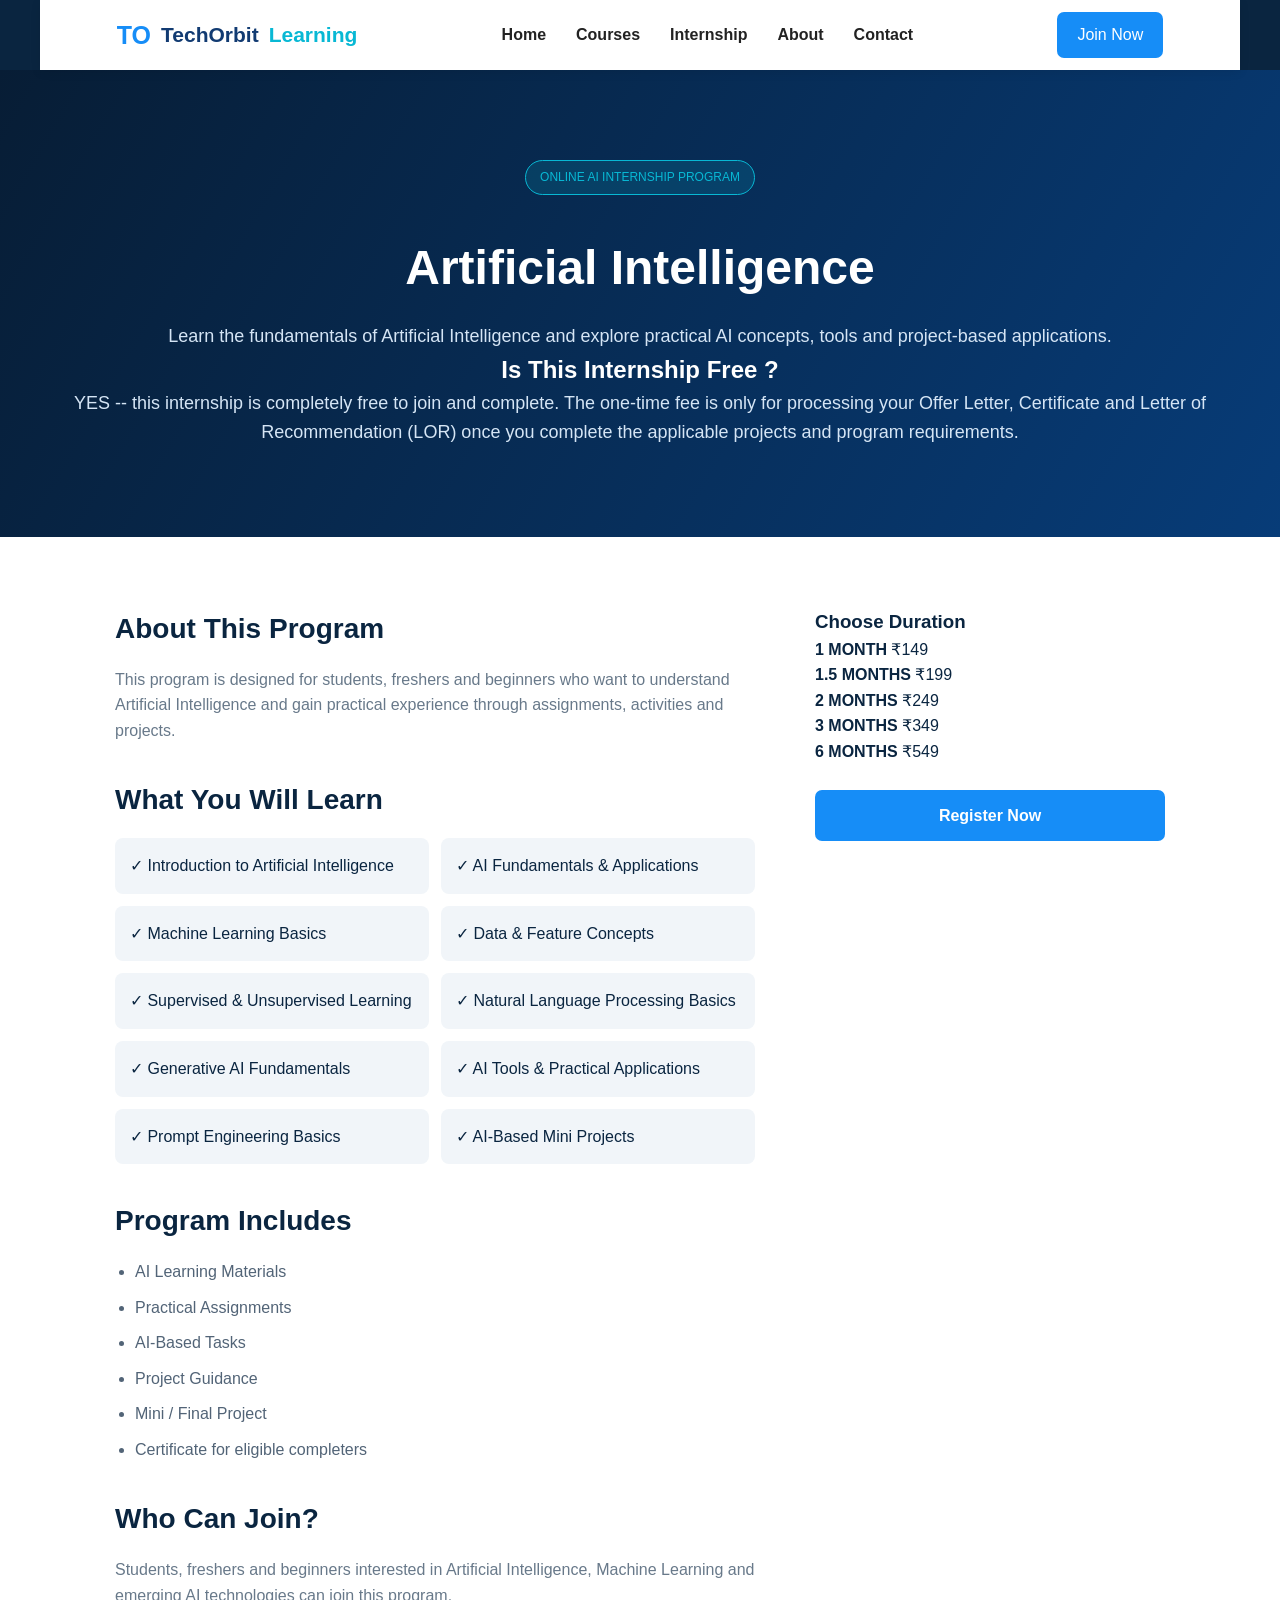
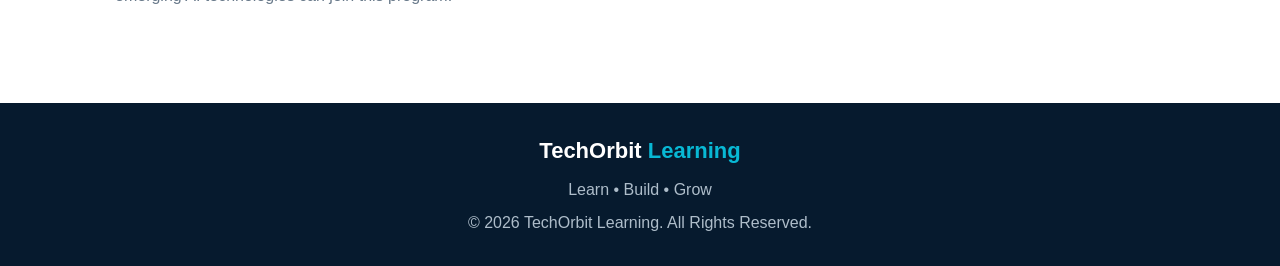
<file: AI.html>
<!DOCTYPE html>
<html lang="en">

<head>
    <meta charset="UTF-8">
    <meta name="viewport" content="width=device-width, initial-scale=1.0">

    <title>Artificial Intelligence | TechOrbit Learning</title>

    <link rel="stylesheet" href="style.css">
</head>

<body>

    <!-- Navbar -->

    <header>
        <nav class="navbar">

            <div class="logo">
                <span>TO</span> TechOrbit <b>Learning</b>
            </div>

            <ul class="nav-links">
                <li><a href="index.html">Home</a></li>
                <li><a href="index.html#courses">Courses</a></li>
                <li><a href="index.html#internship">Internship</a></li>
                <li><a href="index.html#about">About</a></li>
                <li><a href="index.html#contact">Contact</a></li>
            </ul>

            <a href="https://forms.gle/GnLyDLQaBdSKGMq99"
               target="_blank"
               class="nav-btn">
                Join Now
            </a>

        </nav>
    </header>


    <!-- Course Hero -->

    <section class="course-page-hero">

        <span class="badge">ONLINE AI INTERNSHIP PROGRAM</span>

        <h1>Artificial Intelligence</h1>

        <p>
            Learn the fundamentals of Artificial Intelligence
            and explore practical AI concepts, tools and
            project-based applications.
        </p>

        <h2>Is This Internship Free ?</h2>

        <p>
            YES -- this internship is completely free to join
            and complete. The one-time fee is only for processing
            your Offer Letter, Certificate and Letter of
            Recommendation (LOR) once you complete the applicable
            projects and program requirements.
        </p>

    </section>


    <!-- Course Details -->

    <section class="course-page">

        <div class="course-main">

            <h2>About This Program</h2>

            <p>
                This program is designed for students, freshers
                and beginners who want to understand Artificial
                Intelligence and gain practical experience through
                assignments, activities and projects.
            </p>


            <h2>What You Will Learn</h2>

            <div class="learning-list">

                <div>✓ Introduction to Artificial Intelligence</div>

                <div>✓ AI Fundamentals & Applications</div>

                <div>✓ Machine Learning Basics</div>

                <div>✓ Data & Feature Concepts</div>

                <div>✓ Supervised & Unsupervised Learning</div>

                <div>✓ Natural Language Processing Basics</div>

                <div>✓ Generative AI Fundamentals</div>

                <div>✓ AI Tools & Practical Applications</div>

                <div>✓ Prompt Engineering Basics</div>

                <div>✓ AI-Based Mini Projects</div>

            </div>


            <h2>Program Includes</h2>

            <ul class="includes">

                <li>AI Learning Materials</li>

                <li>Practical Assignments</li>

                <li>AI-Based Tasks</li>

                <li>Project Guidance</li>

                <li>Mini / Final Project</li>

                <li>Certificate for eligible completers</li>

            </ul>


            <h2>Who Can Join?</h2>

            <p>
                Students, freshers and beginners interested in
                Artificial Intelligence, Machine Learning and
                emerging AI technologies can join this program.
            </p>

        </div>


        <!-- Pricing -->

        <div class="program-card">

            <h3>Choose Duration</h3>

            <div class="duration">
                <strong>1 MONTH</strong>
                <span>₹149</span>
            </div>

            <div class="duration">
                <strong>1.5 MONTHS</strong>
                <span>₹199</span>
            </div>

            <div class="duration">
                <strong>2 MONTHS</strong>
                <span>₹249</span>
            </div>

            <div class="duration">
                <strong>3 MONTHS</strong>
                <span>₹349</span>
            </div>

            <div class="duration">
                <strong>6 MONTHS</strong>
                <span>₹549</span>
            </div>

            <a href="https://forms.gle/GnLyDLQaBdSKGMq99"
               target="_blank"
               class="primary-btn register-btn">
                Register Now
            </a>

        </div>

    </section>


    <!-- Footer -->

    <footer>

        <div class="footer-logo">
            TechOrbit <span>Learning</span>
        </div>

        <p>Learn • Build • Grow</p>

        <p>© 2026 TechOrbit Learning. All Rights Reserved.</p>

    </footer>

</body>

</html>
</file>
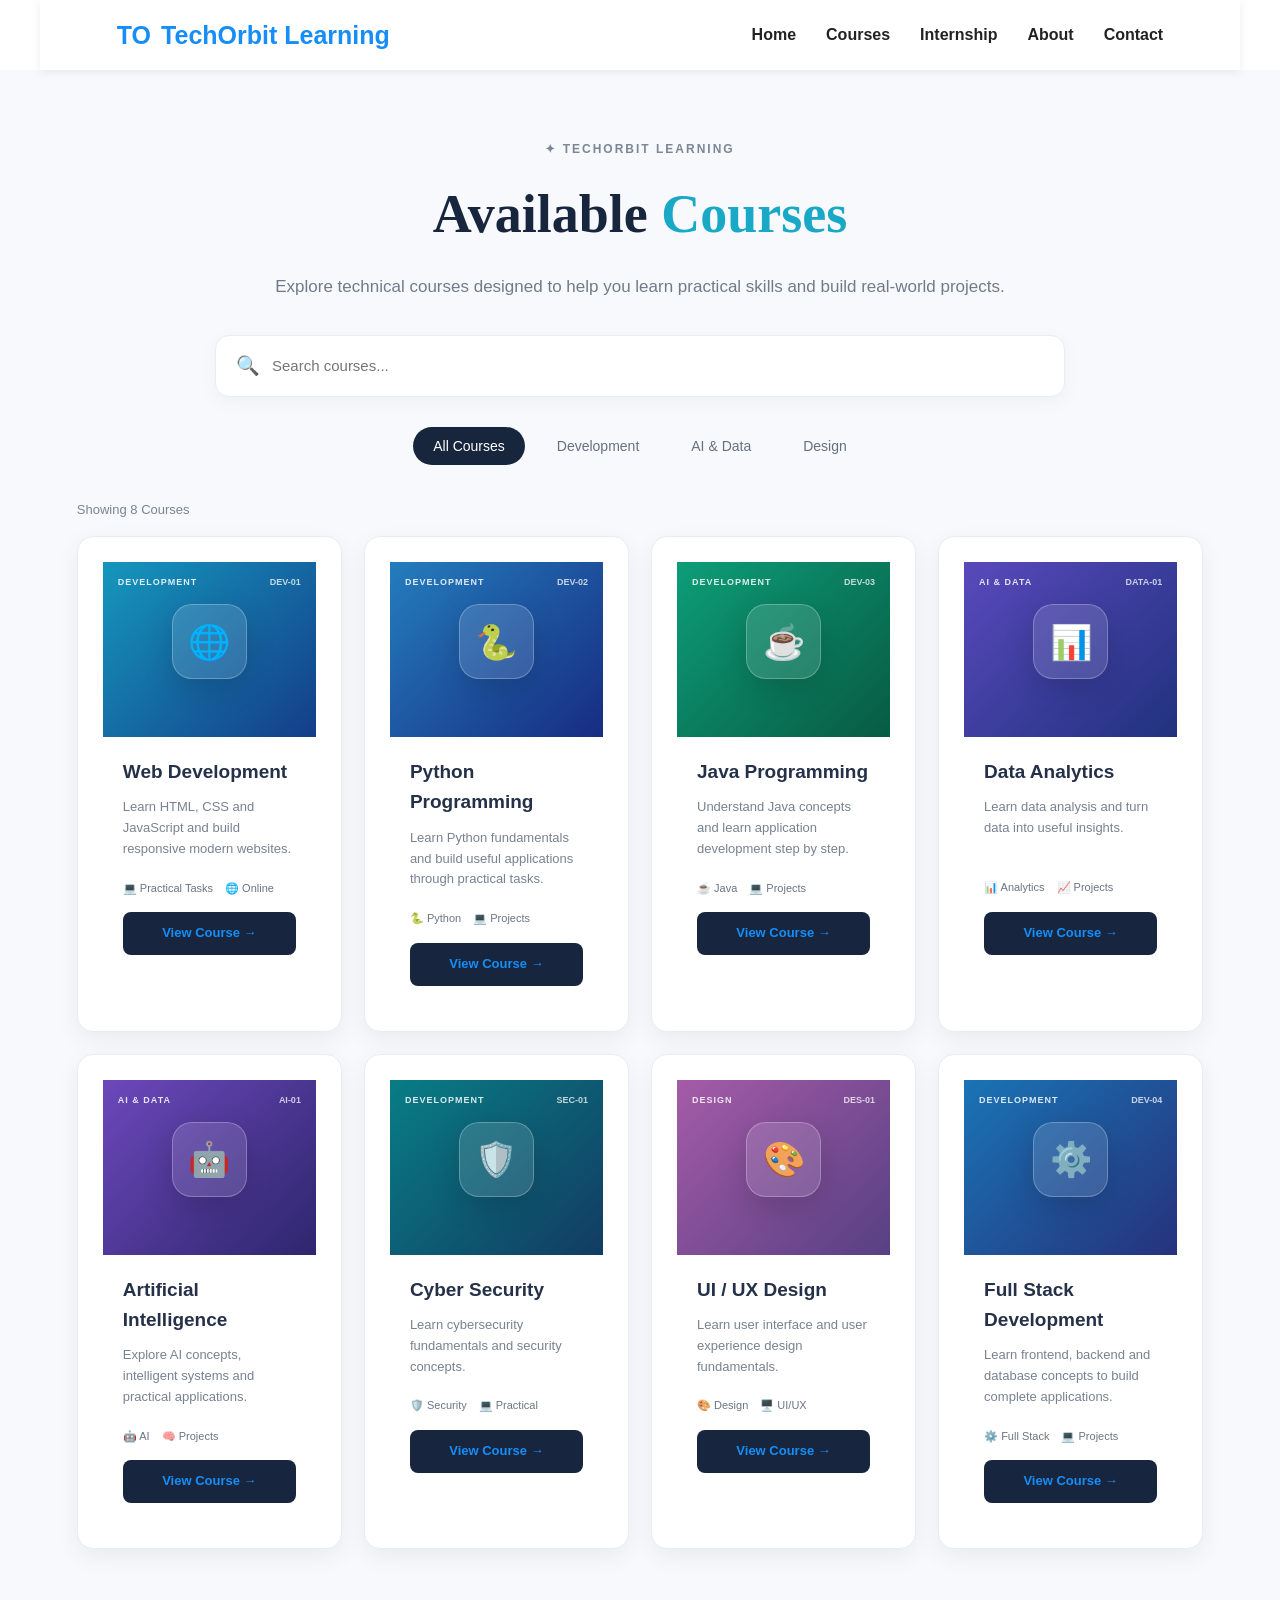
<file: courses.html>
<!DOCTYPE html>
<html lang="en">
<head>
    <meta charset="UTF-8">
    <meta name="viewport" content="width=device-width, initial-scale=1.0">

    <title>Courses | TechOrbit Learning</title>

    <link rel="stylesheet" href="style.css">
</head>

<body>

<!-- ================= NAVBAR ================= -->

<nav class="navbar">

    <div class="logo">
        <span class="logo-to">TO</span>
        <span>TechOrbit Learning</span>
    </div>

    <div class="nav-links" id="navLinks">
        <a href="index.html">Home</a>
        <a href="courses.html" class="active">Courses</a>
        <a href="index.html#internship">Internship</a>
        <a href="index.html#about">About</a>
        <a href="index.html#contact">Contact</a>
    </div>

    <button class="menu-btn" id="menuBtn">
        <span></span>
        <span></span>
        <span></span>
    </button>

</nav>


<!-- ================= COURSES HEADER ================= -->

<section class="courses-page">

    <div class="courses-heading">

        <div class="small-heading">
            ✦ TECHORBIT LEARNING
        </div>

        <h1>
            Available <span>Courses</span>
        </h1>

        <p>
            Explore technical courses designed to help you learn practical
            skills and build real-world projects.
        </p>

    </div>


    <!-- ================= SEARCH ================= -->

    <div class="course-search">

        <span>🔍</span>

        <input
            type="text"
            id="courseSearch"
            placeholder="Search courses..."
            onkeyup="searchCourses()"
        >

    </div>


    <!-- ================= FILTERS ================= -->

    <div class="course-filters">

        <button
            class="filter-btn active"
            onclick="filterCourses('all', this)">
            All Courses
        </button>

        <button
            class="filter-btn"
            onclick="filterCourses('development', this)">
            Development
        </button>

        <button
            class="filter-btn"
            onclick="filterCourses('data', this)">
            AI & Data
        </button>

        <button
            class="filter-btn"
            onclick="filterCourses('design', this)">
            Design
        </button>

    </div>


    <!-- ================= COURSE COUNT ================= -->

    <div class="course-count">
        Showing <span id="courseCount">8</span> Courses
    </div>


    <!-- ================= COURSE CARDS ================= -->

    <div class="course-grid" id="courseGrid">


        <!-- WEB DEVELOPMENT -->

        <div
            class="course-card"
            data-category="development"
            data-name="web development">

            <div class="course-image web-image">
                <span class="domain-label">DEVELOPMENT</span>
                <span class="course-number">DEV-01</span>

                <div class="course-icon">
                    🌐
                </div>
            </div>

            <div class="course-content">

                <h2>Web Development</h2>

                <p>
                    Learn HTML, CSS and JavaScript and build
                    responsive modern websites.
                </p>

                <div class="course-info">
                    <span>💻 Practical Tasks</span>
                    <span>🌐 Online</span>
                </div>

                <a href="web-development.html" class="course-btn">
                    View Course →
                </a>

            </div>

        </div>


        <!-- PYTHON -->

        <div
            class="course-card"
            data-category="development"
            data-name="python programming">

            <div class="course-image python-image">

                <span class="domain-label">
                    DEVELOPMENT
                </span>

                <span class="course-number">
                    DEV-02
                </span>

                <div class="course-icon">
                    🐍
                </div>

            </div>

            <div class="course-content">

                <h2>Python Programming</h2>

                <p>
                    Learn Python fundamentals and build useful
                    applications through practical tasks.
                </p>

                <div class="course-info">
                    <span>🐍 Python</span>
                    <span>💻 Projects</span>
                </div>

                <a href="python.html" class="course-btn">
                    View Course →
                </a>

            </div>

        </div>


        <!-- JAVA -->

        <div
            class="course-card"
            data-category="development"
            data-name="java programming">

            <div class="course-image java-image">

                <span class="domain-label">
                    DEVELOPMENT
                </span>

                <span class="course-number">
                    DEV-03
                </span>

                <div class="course-icon">
                    ☕
                </div>

            </div>

            <div class="course-content">

                <h2>Java Programming</h2>

                <p>
                    Understand Java concepts and learn
                    application development step by step.
                </p>

                <div class="course-info">
                    <span>☕ Java</span>
                    <span>💻 Projects</span>
                </div>

                <a href="java.html" class="course-btn">
                    View Course →
                </a>

            </div>

        </div>


        <!-- DATA ANALYTICS -->

        <div
            class="course-card"
            data-category="data"
            data-name="data analytics">

            <div class="course-image data-image">

                <span class="domain-label">
                    AI & DATA
                </span>

                <span class="course-number">
                    DATA-01
                </span>

                <div class="course-icon">
                    📊
                </div>

            </div>

            <div class="course-content">

                <h2>Data Analytics</h2>

                <p>
                    Learn data analysis and turn data into
                    useful insights.
                </p>

                <div class="course-info">
                    <span>📊 Analytics</span>
                    <span>📈 Projects</span>
                </div>

                <a href="data-analytics.html" class="course-btn">
                    View Course →
                </a>

            </div>

        </div>


        <!-- AI -->

        <div
            class="course-card"
            data-category="data"
            data-name="artificial intelligence ai">

            <div class="course-image ai-image">

                <span class="domain-label">
                    AI & DATA
                </span>

                <span class="course-number">
                    AI-01
                </span>

                <div class="course-icon">
                    🤖
                </div>

            </div>

            <div class="course-content">

                <h2>Artificial Intelligence</h2>

                <p>
                    Explore AI concepts, intelligent systems
                    and practical applications.
                </p>

                <div class="course-info">
                    <span>🤖 AI</span>
                    <span>🧠 Projects</span>
                </div>

                <a href="AI.html" class="course-btn">
                    View Course →
                </a>

            </div>

        </div>


        <!-- CYBER SECURITY -->

        <div
            class="course-card"
            data-category="development"
            data-name="cyber security cybersecurity">

            <div class="course-image cyber-image">

                <span class="domain-label">
                    DEVELOPMENT
                </span>

                <span class="course-number">
                    SEC-01
                </span>

                <div class="course-icon">
                    🛡️
                </div>

            </div>

            <div class="course-content">

                <h2>Cyber Security</h2>

                <p>
                    Learn cybersecurity fundamentals and
                    security concepts.
                </p>

                <div class="course-info">
                    <span>🛡️ Security</span>
                    <span>💻 Practical</span>
                </div>

                <a href="Cyber Security.html" class="course-btn">
                    View Course →
                </a>

            </div>

        </div>


        <!-- UI UX -->

        <div
            class="course-card"
            data-category="design"
            data-name="ui ux design">

            <div class="course-image design-image">

                <span class="domain-label">
                    DESIGN
                </span>

                <span class="course-number">
                    DES-01
                </span>

                <div class="course-icon">
                    🎨
                </div>

            </div>

            <div class="course-content">

                <h2>UI / UX Design</h2>

                <p>
                    Learn user interface and user experience
                    design fundamentals.
                </p>

                <div class="course-info">
                    <span>🎨 Design</span>
                    <span>🖥️ UI/UX</span>
                </div>

                <a href="UI.html" class="course-btn">
                    View Course →
                </a>

            </div>

        </div>


        <!-- FULL STACK -->

        <div
            class="course-card"
            data-category="development"
            data-name="full stack development">

            <div class="course-image fullstack-image">

                <span class="domain-label">
                    DEVELOPMENT
                </span>

                <span class="course-number">
                    DEV-04
                </span>

                <div class="course-icon">
                    ⚙️
                </div>

            </div>

            <div class="course-content">

                <h2>Full Stack Development</h2>

                <p>
                    Learn frontend, backend and database
                    concepts to build complete applications.
                </p>

                <div class="course-info">
                    <span>⚙️ Full Stack</span>
                    <span>💻 Projects</span>
                </div>

                <a href="Full Stack.html" class="course-btn">
                    View Course →
                </a>

            </div>

        </div>


    </div>

</section>


<!-- ================= JAVASCRIPT ================= -->

<script>

const menuBtn = document.getElementById("menuBtn");
const navLinks = document.getElementById("navLinks");

menuBtn.addEventListener("click", function () {

    navLinks.classList.toggle("active");

});


function filterCourses(category, button) {

    const cards =
        document.querySelectorAll(".course-card");

    const buttons =
        document.querySelectorAll(".filter-btn");

    buttons.forEach(btn => {
        btn.classList.remove("active");
    });

    button.classList.add("active");

    let visible = 0;

    cards.forEach(card => {

        if (
            category === "all" ||
            card.dataset.category === category
        ) {

            card.style.display = "block";
            visible++;

        } else {

            card.style.display = "none";

        }

    });

    document.getElementById("courseCount").textContent =
        visible;

}


function searchCourses() {

    const search =
        document
        .getElementById("courseSearch")
        .value
        .toLowerCase();

    const cards =
        document.querySelectorAll(".course-card");

    let visible = 0;

    cards.forEach(card => {

        const name =
            card.dataset.name.toLowerCase();

        if (name.includes(search)) {

            card.style.display = "block";
            visible++;

        } else {

            card.style.display = "none";

        }

    });

    document.getElementById("courseCount").textContent =
        visible;

}

</script>

</body>
</html>
</file>
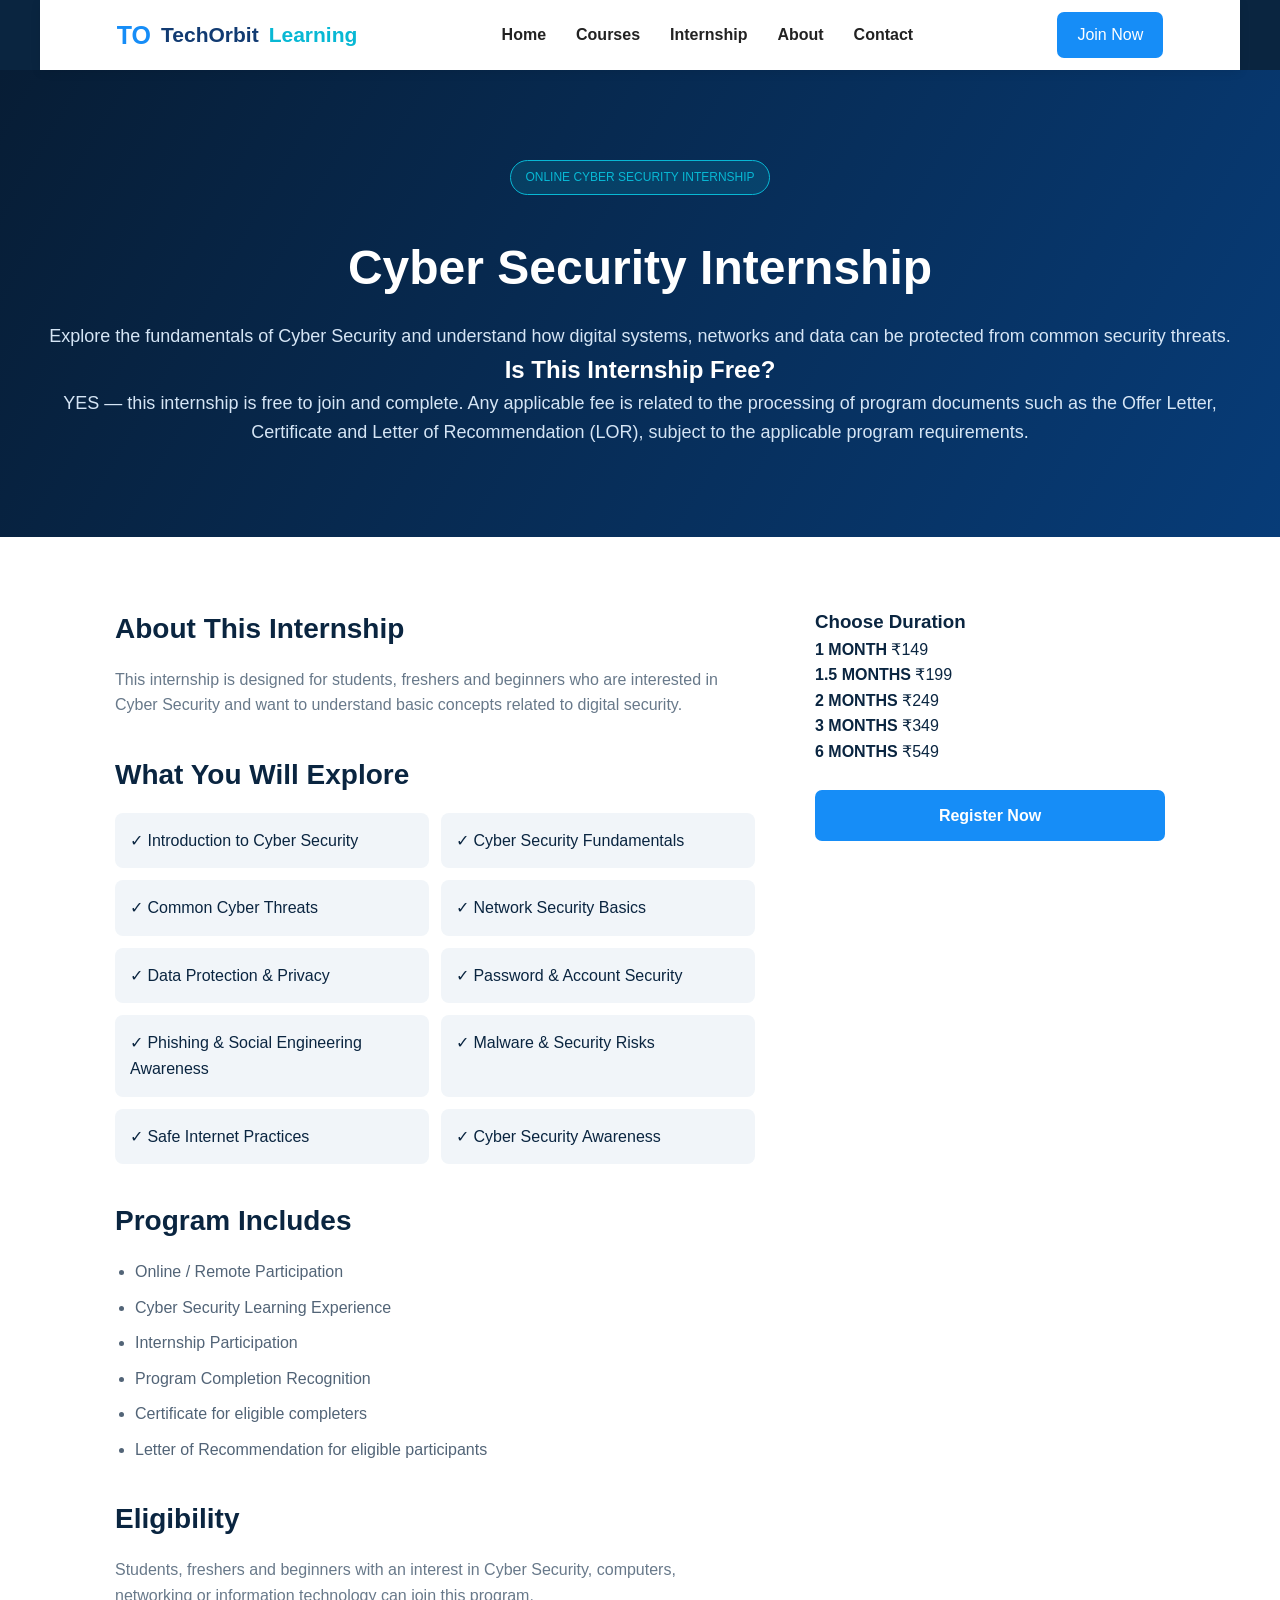
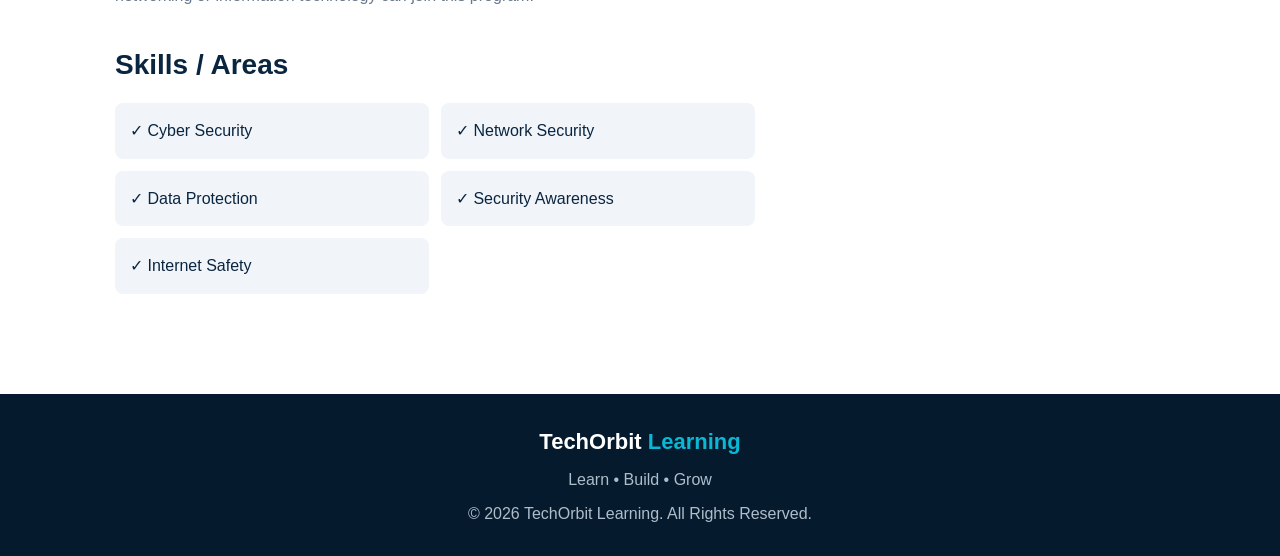
<file: Cyber Security.html>
<!DOCTYPE html>
<html lang="en">

<head>
    <meta charset="UTF-8">
    <meta name="viewport" content="width=device-width, initial-scale=1.0">

    <title>Cyber Security Internship | TechOrbit Learning</title>

    <link rel="stylesheet" href="style.css">
</head>

<body>

    <!-- Navbar -->

    <header>
        <nav class="navbar">

            <div class="logo">
                <span>TO</span> TechOrbit <b>Learning</b>
            </div>

            <ul class="nav-links">
                <li><a href="index.html">Home</a></li>
                <li><a href="index.html#courses">Courses</a></li>
                <li><a href="index.html#internship">Internship</a></li>
                <li><a href="index.html#about">About</a></li>
                <li><a href="index.html#contact">Contact</a></li>
            </ul>

            <a href="https://forms.gle/GnLyDLQaBdSKGMq99"
               target="_blank"
               class="nav-btn">
                Join Now
            </a>

        </nav>
    </header>


    <!-- Internship Hero -->

    <section class="course-page-hero">

        <span class="badge">
            ONLINE CYBER SECURITY INTERNSHIP
        </span>

        <h1>Cyber Security Internship</h1>

        <p>
            Explore the fundamentals of Cyber Security and
            understand how digital systems, networks and data
            can be protected from common security threats.
        </p>

        <h2>Is This Internship Free?</h2>

        <p>
            YES — this internship is free to join and complete.
            Any applicable fee is related to the processing of
            program documents such as the Offer Letter,
            Certificate and Letter of Recommendation (LOR),
            subject to the applicable program requirements.
        </p>

    </section>


    <!-- Internship Details -->

    <section class="course-page">

        <div class="course-main">

            <h2>About This Internship</h2>

            <p>
                This internship is designed for students,
                freshers and beginners who are interested in
                Cyber Security and want to understand basic
                concepts related to digital security.
            </p>


            <h2>What You Will Explore</h2>

            <div class="learning-list">

                <div>✓ Introduction to Cyber Security</div>

                <div>✓ Cyber Security Fundamentals</div>

                <div>✓ Common Cyber Threats</div>

                <div>✓ Network Security Basics</div>

                <div>✓ Data Protection & Privacy</div>

                <div>✓ Password & Account Security</div>

                <div>✓ Phishing & Social Engineering Awareness</div>

                <div>✓ Malware & Security Risks</div>

                <div>✓ Safe Internet Practices</div>

                <div>✓ Cyber Security Awareness</div>

            </div>


            <h2>Program Includes</h2>

            <ul class="includes">

                <li>Online / Remote Participation</li>

                <li>Cyber Security Learning Experience</li>

                <li>Internship Participation</li>

                <li>Program Completion Recognition</li>

                <li>Certificate for eligible completers</li>

                <li>Letter of Recommendation for eligible participants</li>

            </ul>


            <h2>Eligibility</h2>

            <p>
                Students, freshers and beginners with an interest
                in Cyber Security, computers, networking or
                information technology can join this program.
            </p>


            <h2>Skills / Areas</h2>

            <div class="learning-list">

                <div>✓ Cyber Security</div>

                <div>✓ Network Security</div>

                <div>✓ Data Protection</div>

                <div>✓ Security Awareness</div>

                <div>✓ Internet Safety</div>

            </div>

        </div>


        <!-- Apply / Pricing -->

        <div class="program-card">

            <h3>Choose Duration</h3>

            <div class="duration">
                <strong>1 MONTH</strong>
                <span>₹149</span>
            </div>

            <div class="duration">
                <strong>1.5 MONTHS</strong>
                <span>₹199</span>
            </div>

            <div class="duration">
                <strong>2 MONTHS</strong>
                <span>₹249</span>
            </div>

            <div class="duration">
                <strong>3 MONTHS</strong>
                <span>₹349</span>
            </div>

            <div class="duration">
                <strong>6 MONTHS</strong>
                <span>₹549</span>
            </div>

            <a href="https://forms.gle/GnLyDLQaBdSKGMq99"
               target="_blank"
               class="primary-btn register-btn">
                Register Now
            </a>

        </div>

    </section>


    <!-- Footer -->

    <footer>

        <div class="footer-logo">
            TechOrbit <span>Learning</span>
        </div>

        <p>Learn • Build • Grow</p>

        <p>© 2026 TechOrbit Learning. All Rights Reserved.</p>

    </footer>

</body>

</html>
</file>
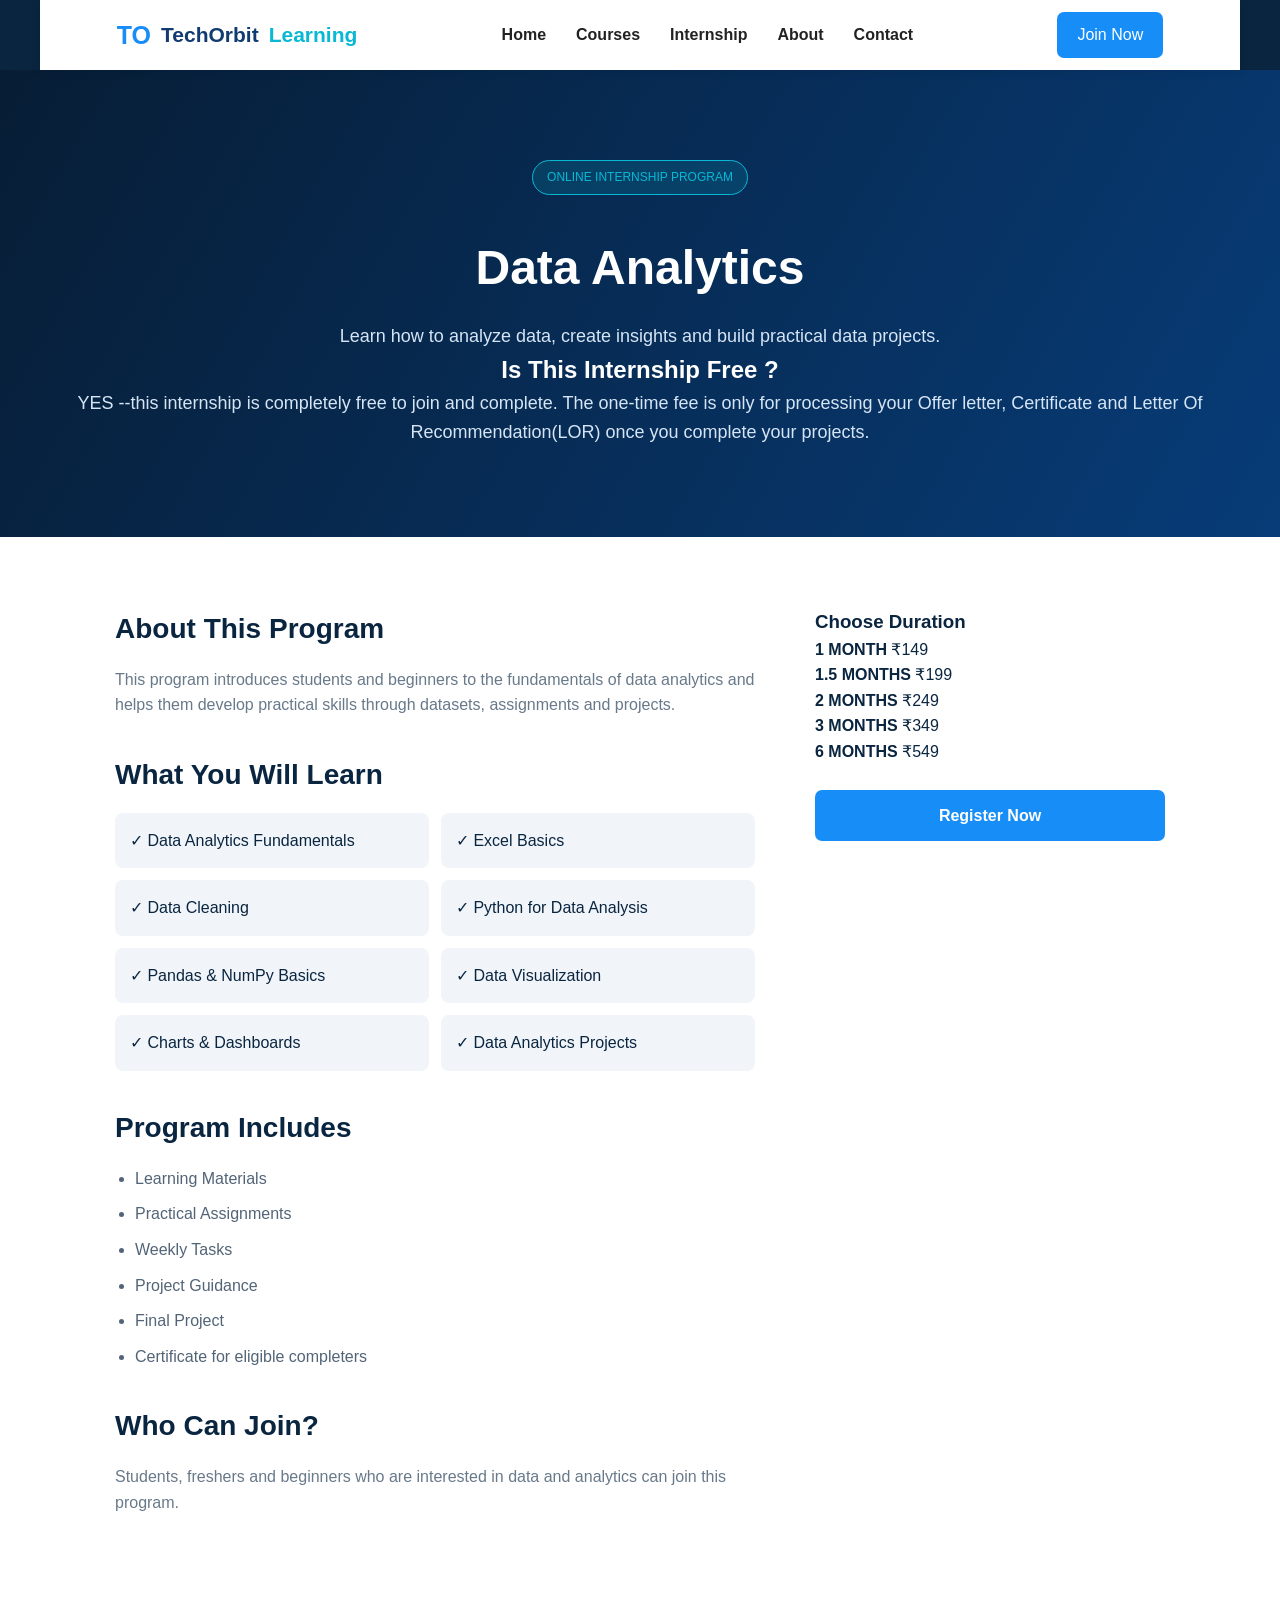
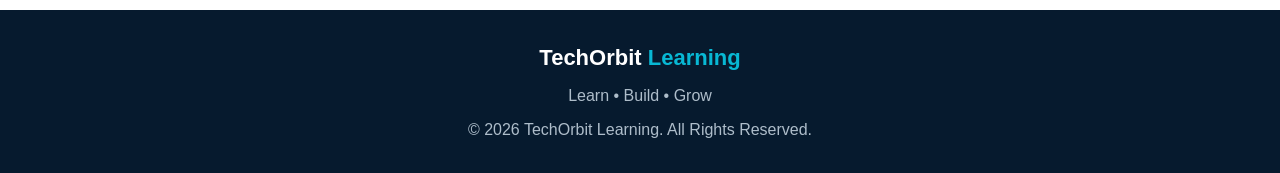
<file: data analystic.html>
<!DOCTYPE html>
<html lang="en">

<head>
    <meta charset="UTF-8">
    <meta name="viewport" content="width=device-width, initial-scale=1.0">

    <title>Data Analytics | TechOrbit Learning</title>

    <link rel="stylesheet" href="style.css">
</head>

<body>

    <!-- Navbar -->

    <header>
        <nav class="navbar">

            <div class="logo">
                <span>TO</span> TechOrbit <b>Learning</b>
            </div>

            <ul class="nav-links">
                <li><a href="index.html">Home</a></li>
                <li><a href="index.html#courses">Courses</a></li>
                <li><a href="index.html#internship">Internship</a></li>
                <li><a href="index.html#about">About</a></li>
                <li><a href="index.html#contact">Contact</a></li>
            </ul>

            <a href="https://forms.gle/GnLyDLQaBdSKGMq99"
               target="_blank"
               class="nav-btn">
                Join Now
            </a>

        </nav>
    </header>


    <!-- Course Hero -->

    <section class="course-page-hero">

        <span class="badge">ONLINE INTERNSHIP PROGRAM</span>

        <h1>Data Analytics</h1>

        <p>
            Learn how to analyze data, create insights and
            build practical data projects.
        </p>

        <h2>Is This Internship Free ?</h2>

            <p>
                YES --this internship is completely free to join and complete. The one-time fee is only for processing your Offer letter, Certificate and Letter Of Recommendation(LOR) once you complete your projects.
            </p>

    </section>


    <!-- Course Details -->

    <section class="course-page">

        <div class="course-main">

            <h2>About This Program</h2>

            <p>
                This program introduces students and beginners to
                the fundamentals of data analytics and helps them
                develop practical skills through datasets,
                assignments and projects.
            </p>


            <h2>What You Will Learn</h2>

            <div class="learning-list">

                <div>✓ Data Analytics Fundamentals</div>
                <div>✓ Excel Basics</div>
                <div>✓ Data Cleaning</div>
                <div>✓ Python for Data Analysis</div>
                <div>✓ Pandas & NumPy Basics</div>
                <div>✓ Data Visualization</div>
                <div>✓ Charts & Dashboards</div>
                <div>✓ Data Analytics Projects</div>

            </div>


            <h2>Program Includes</h2>

            <ul class="includes">

                <li>Learning Materials</li>
                <li>Practical Assignments</li>
                <li>Weekly Tasks</li>
                <li>Project Guidance</li>
                <li>Final Project</li>
                <li>Certificate for eligible completers</li>

            </ul>


            <h2>Who Can Join?</h2>

            <p>
                Students, freshers and beginners who are interested
                in data and analytics can join this program.
            </p>

        </div>


        <!-- Pricing -->

        <div class="program-card">

            <h3>Choose Duration</h3>

            <div class="duration">
                <strong>1 MONTH</strong>
                <span>₹149</span>
            </div>

            <div class="duration">
                <strong>1.5 MONTHS</strong>
                <span>₹199</span>
            </div>

            <div class="duration">
                <strong>2 MONTHS</strong>
                <span>₹249</span>
            </div>

            <div class="duration">
                <strong>3 MONTHS</strong>
                <span>₹349</span>
            </div>

            <div class="duration">
                <strong>6 MONTHS</strong>
                <span>₹549</span>
            </div>

            <a href="https://forms.gle/GnLyDLQaBdSKGMq99"
               target="_blank"
               class="primary-btn register-btn">
                Register Now
            </a>

        </div>

    </section>


    <!-- Footer -->

    <footer>

        <div class="footer-logo">
            TechOrbit <span>Learning</span>
        </div>

        <p>Learn • Build • Grow</p>

        <p>© 2026 TechOrbit Learning. All Rights Reserved.</p>

    </footer>

</body>

</html>
</file>
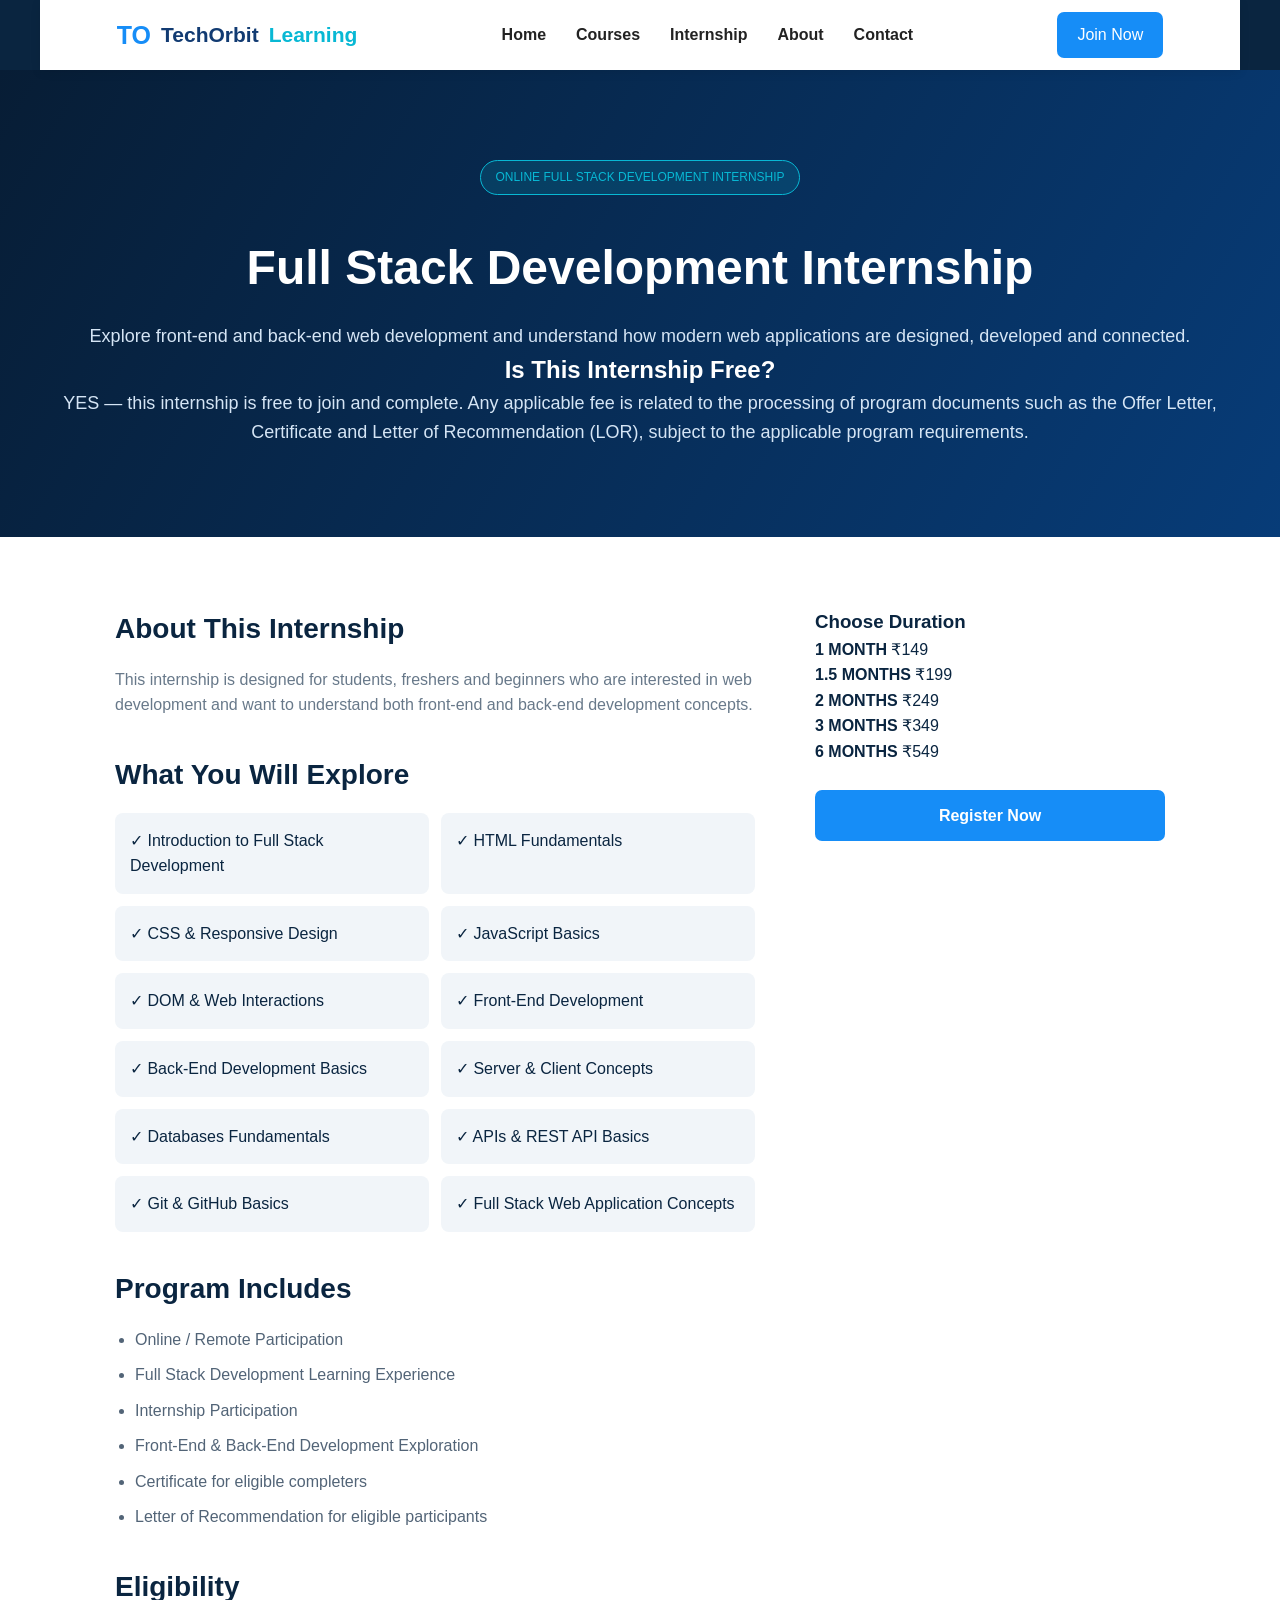
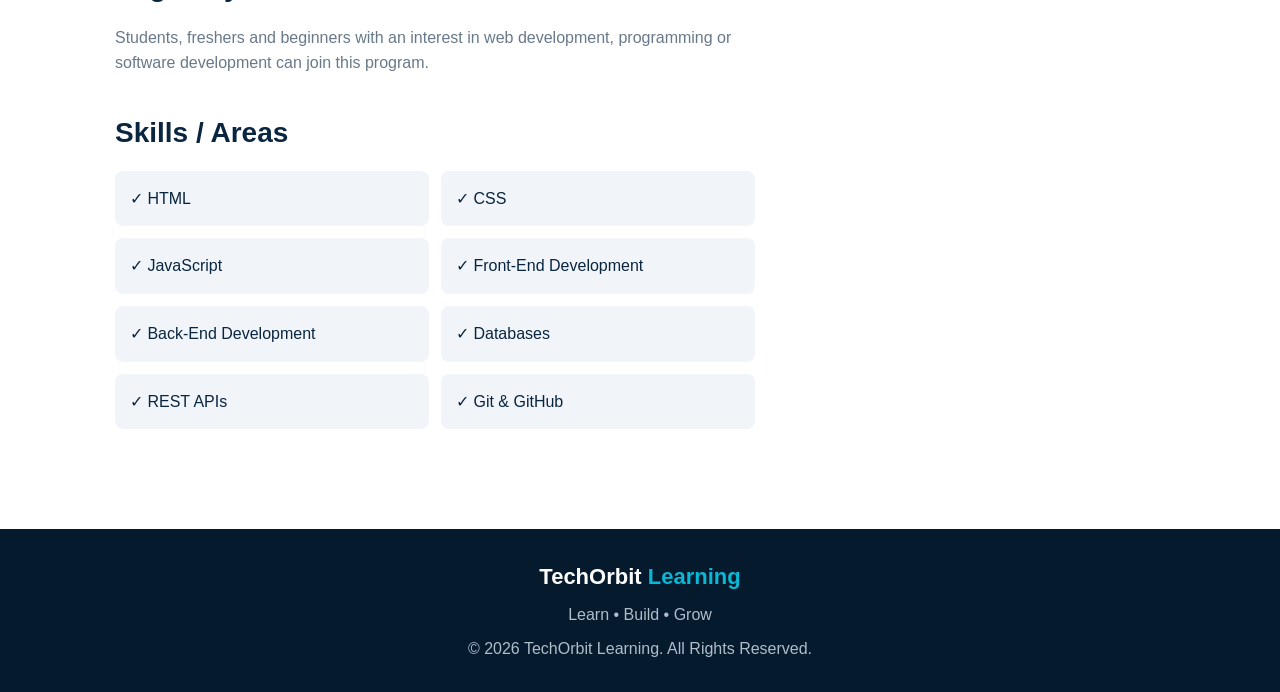
<file: Full Stack.html>
<!DOCTYPE html>
<html lang="en">

<head>
    <meta charset="UTF-8">
    <meta name="viewport" content="width=device-width, initial-scale=1.0">

    <title>Full Stack Development Internship | TechOrbit Learning</title>

    <link rel="stylesheet" href="style.css">
</head>

<body>

    <!-- Navbar -->

    <header>
        <nav class="navbar">

            <div class="logo">
                <span>TO</span> TechOrbit <b>Learning</b>
            </div>

            <ul class="nav-links">
                <li><a href="index.html">Home</a></li>
                <li><a href="index.html#courses">Courses</a></li>
                <li><a href="index.html#internship">Internship</a></li>
                <li><a href="index.html#about">About</a></li>
                <li><a href="index.html#contact">Contact</a></li>
            </ul>

            <a href="https://forms.gle/GnLyDLQaBdSKGMq99"
               target="_blank"
               class="nav-btn">
                Join Now
            </a>

        </nav>
    </header>


    <!-- Internship Hero -->

    <section class="course-page-hero">

        <span class="badge">
            ONLINE FULL STACK DEVELOPMENT INTERNSHIP
        </span>

        <h1>Full Stack Development Internship</h1>

        <p>
            Explore front-end and back-end web development and
            understand how modern web applications are designed,
            developed and connected.
        </p>

        <h2>Is This Internship Free?</h2>

        <p>
            YES — this internship is free to join and complete.
            Any applicable fee is related to the processing of
            program documents such as the Offer Letter,
            Certificate and Letter of Recommendation (LOR),
            subject to the applicable program requirements.
        </p>

    </section>


    <!-- Internship Details -->

    <section class="course-page">

        <div class="course-main">

            <h2>About This Internship</h2>

            <p>
                This internship is designed for students,
                freshers and beginners who are interested in
                web development and want to understand both
                front-end and back-end development concepts.
            </p>


            <h2>What You Will Explore</h2>

            <div class="learning-list">

                <div>✓ Introduction to Full Stack Development</div>

                <div>✓ HTML Fundamentals</div>

                <div>✓ CSS & Responsive Design</div>

                <div>✓ JavaScript Basics</div>

                <div>✓ DOM & Web Interactions</div>

                <div>✓ Front-End Development</div>

                <div>✓ Back-End Development Basics</div>

                <div>✓ Server & Client Concepts</div>

                <div>✓ Databases Fundamentals</div>

                <div>✓ APIs & REST API Basics</div>

                <div>✓ Git & GitHub Basics</div>

                <div>✓ Full Stack Web Application Concepts</div>

            </div>


            <h2>Program Includes</h2>

            <ul class="includes">

                <li>Online / Remote Participation</li>

                <li>Full Stack Development Learning Experience</li>

                <li>Internship Participation</li>

                <li>Front-End & Back-End Development Exploration</li>

                <li>Certificate for eligible completers</li>

                <li>Letter of Recommendation for eligible participants</li>

            </ul>


            <h2>Eligibility</h2>

            <p>
                Students, freshers and beginners with an interest
                in web development, programming or software
                development can join this program.
            </p>


            <h2>Skills / Areas</h2>

            <div class="learning-list">

                <div>✓ HTML</div>

                <div>✓ CSS</div>

                <div>✓ JavaScript</div>

                <div>✓ Front-End Development</div>

                <div>✓ Back-End Development</div>

                <div>✓ Databases</div>

                <div>✓ REST APIs</div>

                <div>✓ Git & GitHub</div>

            </div>

        </div>


        <!-- Apply / Pricing -->

        <div class="program-card">

            <h3>Choose Duration</h3>

            <div class="duration">
                <strong>1 MONTH</strong>
                <span>₹149</span>
            </div>

            <div class="duration">
                <strong>1.5 MONTHS</strong>
                <span>₹199</span>
            </div>

            <div class="duration">
                <strong>2 MONTHS</strong>
                <span>₹249</span>
            </div>

            <div class="duration">
                <strong>3 MONTHS</strong>
                <span>₹349</span>
            </div>

            <div class="duration">
                <strong>6 MONTHS</strong>
                <span>₹549</span>
            </div>

            <a href="https://forms.gle/GnLyDLQaBdSKGMq99"
               target="_blank"
               class="primary-btn register-btn">
                Register Now
            </a>

        </div>

    </section>


    <!-- Footer -->

    <footer>

        <div class="footer-logo">
            TechOrbit <span>Learning</span>
        </div>

        <p>Learn • Build • Grow</p>

        <p>© 2026 TechOrbit Learning. All Rights Reserved.</p>

    </footer>

</body>

</html>
</file>
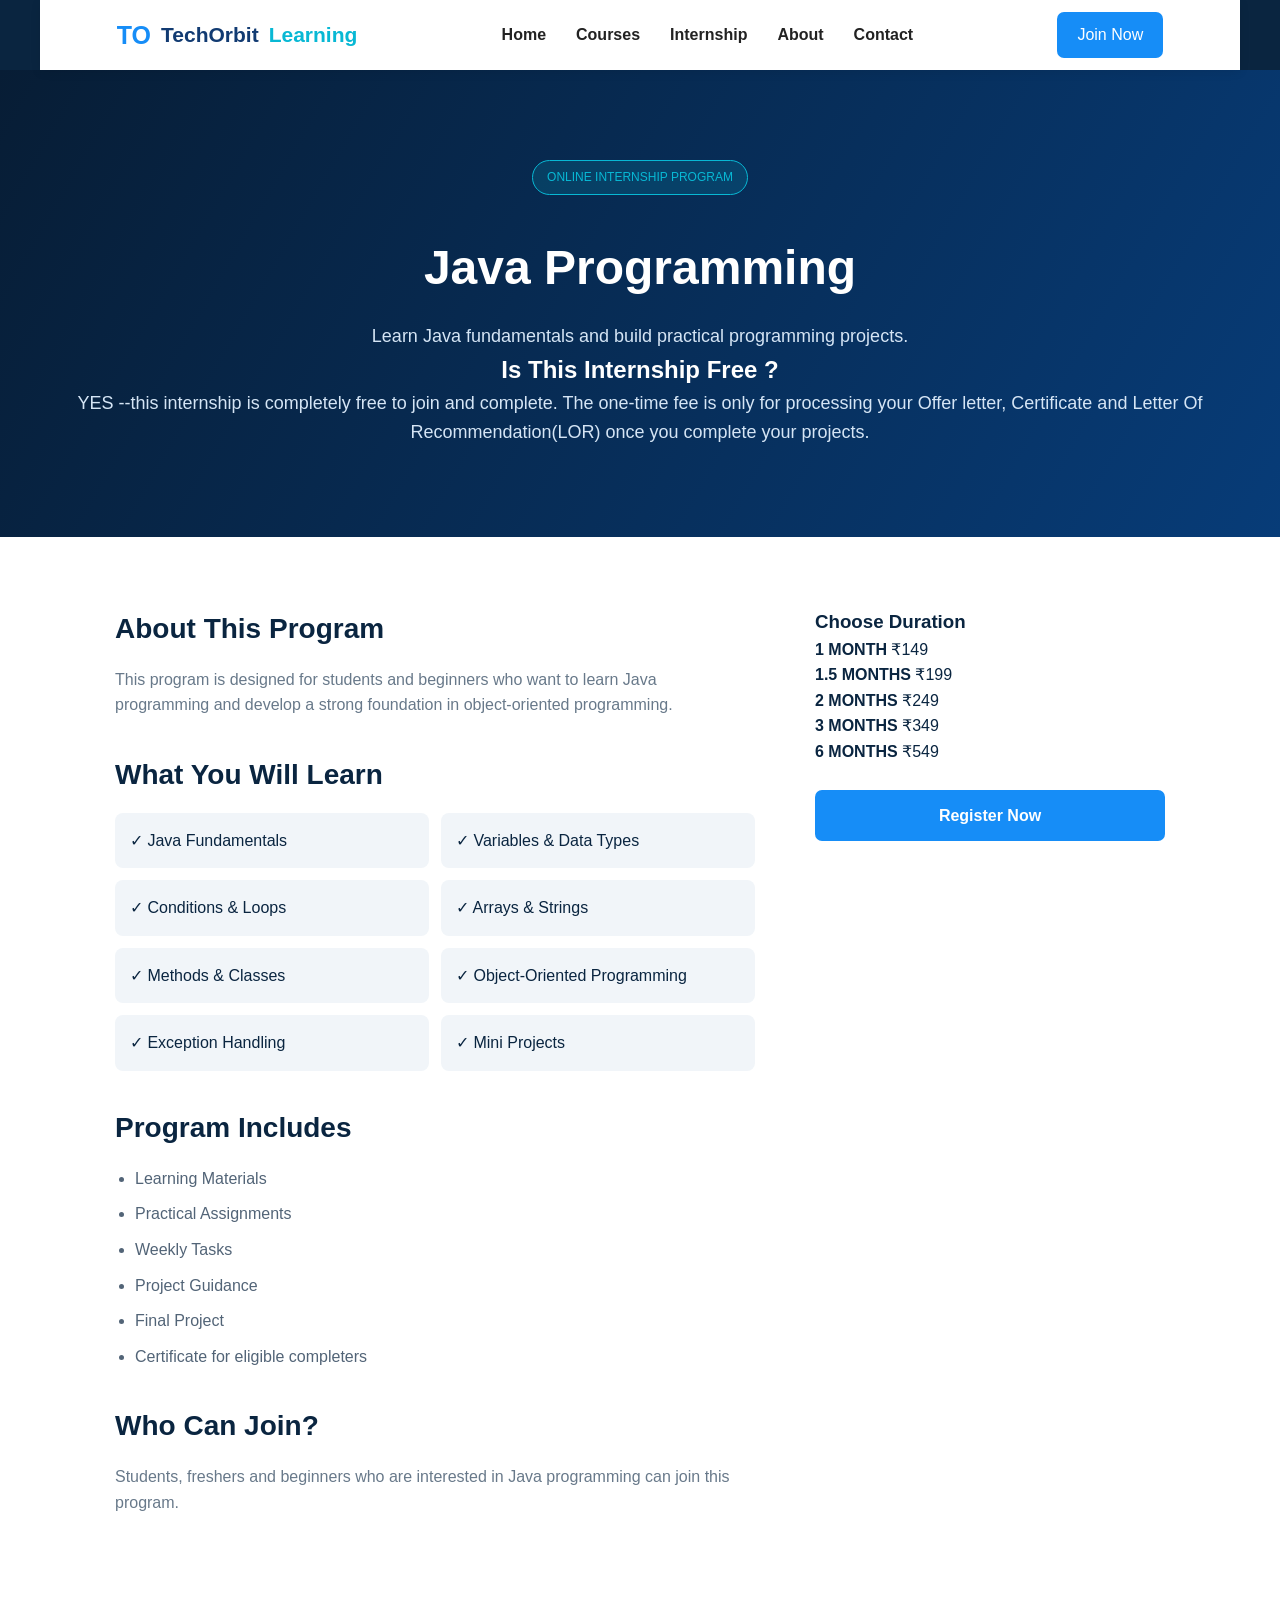
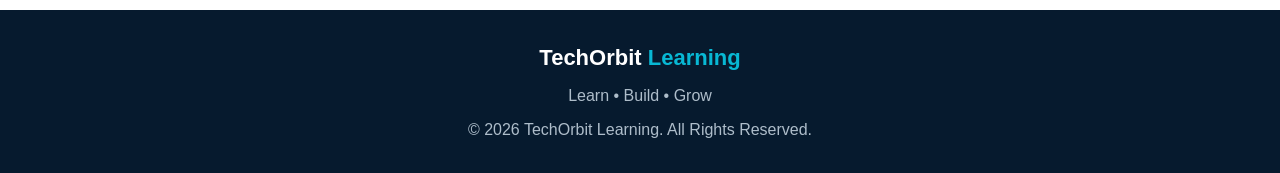
<file: java.html>
<!DOCTYPE html>
<html lang="en">

<head>
    <meta charset="UTF-8">
    <meta name="viewport" content="width=device-width, initial-scale=1.0">

    <title>Java Programming | TechOrbit Learning</title>

    <link rel="stylesheet" href="style.css">
</head>

<body>

    <!-- Navbar -->

    <header>
        <nav class="navbar">

            <div class="logo">
                <span>TO</span> TechOrbit <b>Learning</b>
            </div>

            <ul class="nav-links">
                <li><a href="index.html">Home</a></li>
                <li><a href="index.html#courses">Courses</a></li>
                <li><a href="index.html#internship">Internship</a></li>
                <li><a href="index.html#about">About</a></li>
                <li><a href="index.html#contact">Contact</a></li>
            </ul>

            <a href="https://forms.gle/GnLyDLQaBdSKGMq99"
               target="_blank"
               class="nav-btn">
                Join Now
            </a>

        </nav>
    </header>


    <!-- Course Hero -->

    <section class="course-page-hero">

        <span class="badge">ONLINE INTERNSHIP PROGRAM</span>

        <h1>Java Programming</h1>

        <p>
            Learn Java fundamentals and build practical
            programming projects.
        </p>

        <h2>Is This Internship Free ?</h2>

            <p>
                YES --this internship is completely free to join and complete. The one-time fee is only for processing your Offer letter, Certificate and Letter Of Recommendation(LOR) once you complete your projects.
            </p>

    </section>


    <!-- Course Details -->

    <section class="course-page">

        <div class="course-main">

            <h2>About This Program</h2>

            <p>
                This program is designed for students and beginners
                who want to learn Java programming and develop a
                strong foundation in object-oriented programming.
            </p>


            <h2>What You Will Learn</h2>

            <div class="learning-list">

                <div>✓ Java Fundamentals</div>
                <div>✓ Variables & Data Types</div>
                <div>✓ Conditions & Loops</div>
                <div>✓ Arrays & Strings</div>
                <div>✓ Methods & Classes</div>
                <div>✓ Object-Oriented Programming</div>
                <div>✓ Exception Handling</div>
                <div>✓ Mini Projects</div>

            </div>


            <h2>Program Includes</h2>

            <ul class="includes">

                <li>Learning Materials</li>
                <li>Practical Assignments</li>
                <li>Weekly Tasks</li>
                <li>Project Guidance</li>
                <li>Final Project</li>
                <li>Certificate for eligible completers</li>

            </ul>


            <h2>Who Can Join?</h2>

            <p>
                Students, freshers and beginners who are interested
                in Java programming can join this program.
            </p>

        </div>


        <!-- Pricing -->

        <div class="program-card">

            <h3>Choose Duration</h3>

            <div class="duration">
                <strong>1 MONTH</strong>
                <span>₹149</span>
            </div>

            <div class="duration">
                <strong>1.5 MONTHS</strong>
                <span>₹199</span>
            </div>

            <div class="duration">
                <strong>2 MONTHS</strong>
                <span>₹249</span>
            </div>

            <div class="duration">
                <strong>3 MONTHS</strong>
                <span>₹349</span>
            </div>

            <div class="duration">
                <strong>6 MONTHS</strong>
                <span>₹549</span>
            </div>

            <a href="https://forms.gle/GnLyDLQaBdSKGMq99"
               target="_blank"
               class="primary-btn register-btn">
                Register Now
            </a>

        </div>

    </section>


    <!-- Footer -->

    <footer>

        <div class="footer-logo">
            TechOrbit <span>Learning</span>
        </div>

        <p>Learn • Build • Grow</p>

        <p>© 2026 TechOrbit Learning. All Rights Reserved.</p>

    </footer>

</body>

</html>
</file>
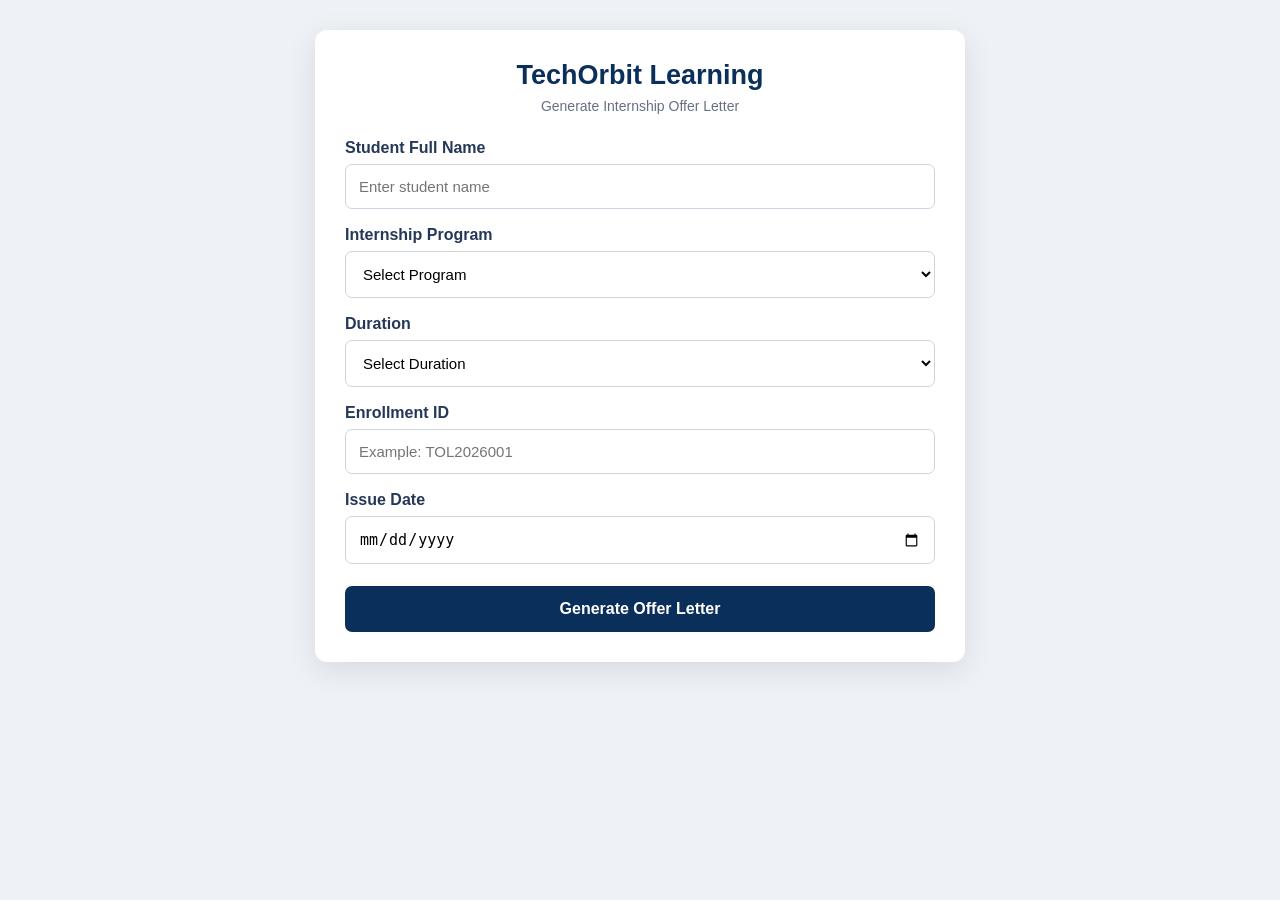
<file: offer letter.html>
<!DOCTYPE html>
<html lang="en">

<head>

<meta charset="UTF-8">

<meta name="viewport"
content="width=device-width, initial-scale=1.0">

<title>TechOrbit Learning - Internship Offer Letter</title>


<style>

/* =====================================================
   RESET
===================================================== */

*{
    box-sizing:border-box;
    margin:0;
    padding:0;
}


/* =====================================================
   BODY
===================================================== */

body{

    font-family:
        "Segoe UI",
        Arial,
        Helvetica,
        sans-serif;

    background:#eef2f7;

    color:#222;

    padding:30px 15px;
}


/* =====================================================
   GENERATOR FORM
===================================================== */

.form-container{

    width:100%;

    max-width:650px;

    margin:0 auto 30px;

    background:#ffffff;

    padding:30px;

    border-radius:12px;

    box-shadow:
        0 8px 30px rgba(0,0,0,0.10);
}


.form-container h1{

    text-align:center;

    color:#0b2f5b;

    font-size:27px;

    margin-bottom:7px;
}


.form-container p{

    text-align:center;

    color:#667085;

    font-size:14px;

    margin-bottom:25px;
}


.input-group{

    margin-bottom:17px;
}


.input-group label{

    display:block;

    font-weight:600;

    margin-bottom:7px;

    color:#253858;
}


.input-group input,
.input-group select{

    width:100%;

    padding:13px;

    border:1px solid #ccd5df;

    border-radius:7px;

    font-size:15px;

    outline:none;

    background:#fff;
}


.input-group input:focus,
.input-group select:focus{

    border-color:#0b5ea8;

    box-shadow:
        0 0 0 2px rgba(11,94,168,.08);
}


.generate-btn{

    width:100%;

    padding:14px;

    border:none;

    border-radius:7px;

    background:#0b2f5b;

    color:white;

    font-size:16px;

    font-weight:700;

    cursor:pointer;

    margin-top:5px;
}


.generate-btn:hover{

    background:#0a427c;
}


/* =====================================================
   OFFER LETTER
===================================================== */

.letter{

    display:none;

    width:100%;

    max-width:900px;

    min-height:0px;

    margin:auto;

    background:#ffffff;

    position:relative;

    padding:35px 50px;

    box-shadow:
        0 10px 35px rgba(0,0,0,.14);

    overflow:hidden;
}


/* =====================================================
   PROFESSIONAL DOUBLE BORDER
===================================================== */

.letter::before{

    content:"";

    position:absolute;

    top: 15px;
    left:15px;
    right:15px;
    bottom:15px;

    border:2px solid #0b2f5b;

    pointer-events:none;
}


.letter::after{

    content:"";

    position:absolute;

    top:20px;
    left:20px;
    right:20px;
    bottom:20px;

    border:1px solid #c8a33a;

    pointer-events:none;
}


/* =====================================================
   CONTENT
===================================================== */

.content{

    position:relative;

    z-index:5;
}


/* =====================================================
   HEADER
===================================================== */

.header{

    text-align:center;

    padding-bottom:18px;

    border-bottom:2px solid #0b2f5b;
}


.brand{

    font-size:31px;

    font-weight:800;

    color:#0b2f5b;

    letter-spacing:2px;

    text-transform:uppercase;
}


.tagline{

    margin-top:7px;

    font-size:11px;

    letter-spacing:4px;

    color:#c29b32;

    font-weight:600;
}


/* =====================================================
   TITLE
===================================================== */

.title{

    text-align:center;

    margin:25px 0 18px;
}


.title h2{

    color:#0b2f5b;

    font-family:
        Georgia,
        "Times New Roman",
        serif;

    font-size:30px;

    letter-spacing:1.5px;
}


.title .line{

    width:110px;

    height:3px;

    background:#c8a33a;

    margin:11px auto 0;
}


/* =====================================================
   META
===================================================== */

.meta{

    display:flex;

    justify-content:space-between;

    padding-bottom:15px;

    margin-bottom:18px;

    border-bottom:1px solid #d9dfe7;

    font-size:13px;

    color:#333;
}


.meta strong{

    color:#0b2f5b;

    margin-right:4px;
}


/* =====================================================
   GREETING
===================================================== */

.greeting{

    font-family:
        Georgia,
        "Times New Roman",
        serif;

    font-size:16px;

    margin-bottom:18px;
}


.student-name{

    color:#0b2f5b;

    font-weight:bold;
}


/* =====================================================
   MAIN TEXT
===================================================== */

.main-text{

    font-family:
        Georgia,
        "Times New Roman",
        serif;

    font-size:14px;

    line-height:1.55;

    color:#343a40;

    text-align:justify;
}


.main-text p{

    margin-bottom:10px;
}


.program-name{

    color:#0b5e91;

    font-weight:bold;
}


/* =====================================================
   PROGRAM INFORMATION
===================================================== */

.program-info{

    margin:18px 0;

    padding:8px 0;

    border-top:1px solid #d7dee7;

    border-bottom:1px solid #d7dee7;

    display:grid;

    grid-template-columns:1fr 1fr;

    gap:0;
}


.info-item{

    padding:7px 15px;

    font-size:14px;

    border-right:1px solid #d7dee7;
}


.info-item:nth-child(even){

    border-right:none;
}


.info-item strong{

    display:block;

    color:#0b2f5b;

    font-size:12px;

    text-transform:uppercase;

    letter-spacing:.7px;

    margin-bottom:4px;
}


.info-item span{

    color:#333;

    font-weight:600;
}


/* =====================================================
   SECTION TITLE
===================================================== */

.section-title{

    color:#0b2f5b;

    font-size:17px;

    font-weight:800;

    margin:17px 0 7px;

    border-left:4px solid #c8a33a;

    padding-left:10px;
}


/* =====================================================
   RESPONSIBILITIES
===================================================== */

ul{

    padding-left:23px;

    color:#3e4650;

    font-size:13px;

    line-height:1.5;
}


li{

    margin-bottom:2px;
}


/* =====================================================
   CERTIFICATION
===================================================== */

.certification-text{

    font-family:
        Georgia,
        "Times New Roman",
        serif;

    font-size:14px;

    line-height:1.75;

    color:#3e4650;

    text-align:justify;
}


/* =====================================================
   IMPORTANT NOTICE
===================================================== */

.notice{

    margin-top:22px;

    padding:12px 16px;

    border-top:1px solid #c8a33a;

    border-bottom:1px solid #c8a33a;

    font-size:12px;

    line-height:1.65;

    color:#555;

    background:#fffdf7;
}


.notice strong{

    color:#0b2f5b;
}


/* =====================================================
   SIGNATURE AREA
===================================================== */

.signature-area{

    margin-top:20px;

    display:flex;

    justify-content:space-between;

    align-items:flex-end;
}


.signature{

    width:230px;

    text-align:left;
}


.signature-script{

    font-family:
        "Brush Script MT",
        "Segoe Script",
        cursive;

    font-size:27px;

    font-style:italic;

    color:#172033;

    margin-bottom:4px;

    min-height:34px;
}


.signature-line{

    width:190px;

    border-top:1px solid #333;

    margin-bottom:7px;
}


.signature-name{

    font-size:14px;

    font-weight:800;

    color:#0b2f5b;
}


.signature-role{

    font-size:12px;

    color:#555;

    margin-top:3px;
}


/* =====================================================
   DATE SIDE
===================================================== */

.signature-date{

    text-align:right;

    font-size:12px;

    color:#555;

    line-height:1.7;
}


.signature-date strong{

    color:#0b2f5b;
}


/* =====================================================
   FOOTER
===================================================== */

.bottom{

    text-align:center;

    margin-top:18px;

    padding-top:8px;

    border-top:1px solid #d8dee6;

    color:#737b86;

    font-size:10.5px;

    letter-spacing:.2px;
}


/* =====================================================
   PRINT BUTTON
===================================================== */

.print-btn{

    display:block;

    width:100%;

    max-width:900px;

    margin:20px auto;

    padding:14px;

    border:none;

    border-radius:7px;

    background:#0b2f5b;

    color:#fff;

    font-size:15px;

    font-weight:700;

    cursor:pointer;
}


.print-btn:hover{

    background:#0a427c;
}


/* =====================================================
   MOBILE
===================================================== */

@media(max-width:700px){

    body{

        padding:10px;
    }


    .form-container{

        padding:22px 18px;
    }


    .letter{

        padding:48px 32px;

        min-height:1100px;
    }


    .brand{

        font-size:23px;

        letter-spacing:1px;
    }


    .tagline{

        font-size:9px;

        letter-spacing:2.5px;
    }


    .title{

        margin-top:30px;
    }


    .title h2{

        font-size:24px;
    }


    .meta{

        flex-direction:column;

        gap:8px;
    }


    .program-info{

        grid-template-columns:1fr;
    }


    .info-item{

        border-right:none;

        border-bottom:1px solid #d7dee7;
    }


    .info-item:last-child{

        border-bottom:none;
    }


    .signature-area{

        flex-direction:column;

        align-items:flex-start;

        gap:25px;
    }


    .signature-date{

        text-align:left;
    }

}


/* =====================================================
   PRINT
===================================================== */
@media print{

    body{

        background:#fff;

        padding:0;
    }


    .form-container,
    .print-btn{

        display:none !important;
    }


    .letter{

        display:block !important;

        width:100%;

        max-width:none;

        min-height:0;

        margin:0;
        padding:35px 50px;
        box-shadow:none;
        overflow:hidden;

        box-sizing:border-box;
    }


    @page{

        size:A4;

        margin:0;
    }

}

</style>

</head>


<body>


<!-- =====================================================
     GENERATOR FORM
===================================================== -->

<div class="form-container">

    <h1>
        TechOrbit Learning
    </h1>

    <p>
        Generate Internship Offer Letter
    </p>


    <!-- STUDENT NAME -->

    <div class="input-group">

        <label>
            Student Full Name
        </label>

        <input
            type="text"
            id="studentName"
            placeholder="Enter student name"
        >

    </div>


    <!-- PROGRAM -->

    <div class="input-group">

        <label>
            Internship Program
        </label>

        <select id="program">

            <option value="">
                Select Program
            </option>

            <option>
                Web Development
            </option>

            <option>
                Python Programming
            </option>

            <option>
                Java Programming
            </option>

            <option>
                Data Analytics
            </option>

        </select>

    </div>


    <!-- DURATION -->

    <div class="input-group">

        <label>
            Duration
        </label>

        <select id="duration">

            <option value="">
                Select Duration
            </option>

            <option>
                4 Weeks
            </option>

            <option>
                12 Weeks
            </option>

            <option>
                16 Weeks
            </option>

        </select>

    </div>


    <!-- ENROLLMENT ID -->

    <div class="input-group">

        <label>
            Enrollment ID
        </label>

        <input
            type="text"
            id="enrollmentId"
            placeholder="Example: TOL2026001"
        >

    </div>


    <!-- ISSUE DATE -->

    <div class="input-group">

        <label>
            Issue Date
        </label>

        <input
            type="date"
            id="issueDate"
        >

    </div>


    <!-- GENERATE -->

    <button
        class="generate-btn"
        onclick="generateLetter()"
    >

        Generate Offer Letter

    </button>

</div>



<!-- =====================================================
     OFFER LETTER
===================================================== -->

<div
    class="letter"
    id="offerLetter"
>

<div class="content">


    <!-- =================================================
         HEADER
    ================================================== -->

    <div class="header">

        <div class="brand">

            TECHORBIT LEARNING

        </div>

        <div class="tagline">

            LEARN • BUILD • GROW

        </div>

    </div>



    <!-- =================================================
         TITLE
    ================================================== -->

    <div class="title">

        <h2>

            INTERNSHIP OFFER LETTER

        </h2>

        <div class="line"></div>

    </div>



    <!-- =================================================
         META
    ================================================== -->

    <div class="meta">

        <div>

            <strong>
                Enrollment ID:
            </strong>

            <span id="showId">
            </span>

        </div>


        <div>

            <strong>
                Issue Date:
            </strong>

            <span id="showDate">
            </span>

        </div>

    </div>



    <!-- =================================================
         GREETING
    ================================================== -->

    <div class="greeting">

        Dear

        <span
            class="student-name"
            id="showName"
        ></span>,

    </div>



    <!-- =================================================
         INTRODUCTION
    ================================================== -->

    <div class="main-text">

        <p>

            We are pleased to confirm your enrollment with
            <strong>TechOrbit Learning</strong> and welcome you
            to our Online / Remote Internship and Skill Development
            Program.

        </p>


        <p>

            Based on your registration, you are invited to participate
            in the

            <span
                class="program-name"
                id="showProgram"
            ></span>

            program for a period of

            <strong
                id="showDuration"
            ></strong>.

            The program is designed to provide practical learning
            through structured tasks, hands-on activities,
            projects and skill development.

        </p>

    </div>



    <!-- =================================================
         PROGRAM INFORMATION
    ================================================== -->
    <div class="program-info">


        <div class="info-item">

            <strong>
                Student Name
            </strong>

            <span id="detailName"></span>

        </div>


        <div class="info-item">

            <strong>
                Internship Program
            </strong>

            <span id="detailProgram"></span>

        </div>


        <div class="info-item">

            <strong>
                Duration
            </strong>

            <span id="detailDuration"></span>

        </div>


        <div class="info-item">

            <strong>
                Mode
            </strong>

            <span>
                Online / Remote
            </span>

        </div>

    </div>

    

    <!-- =================================================
         RESPONSIBILITIES
    ================================================== -->

    <div class="section-title">

        Program Responsibilities

    </div>


    <ul>

        <li>
            Complete the assigned learning tasks and practical activities.
        </li>

        <li>
            Work on projects related to the selected internship program.
        </li>

        <li>
            Submit required work within the specified program timeline.
        </li>

        <li>
            Follow the learning instructions and program guidelines.
        </li>

        <li>
            Demonstrate practical understanding through completed work.
        </li>

    </ul>



    <!-- =================================================
         COMPLETION
    ================================================== -->

    <div class="section-title">

        Completion & Certification

    </div>


    <div class="certification-text">

        Participants who successfully complete the applicable
        program requirements, assigned tasks and submission /
        evaluation process may receive a

        <strong>
            Program Completion Certificate
        </strong>

        from TechOrbit Learning.

    </div>



    <!-- =================================================
         IMPORTANT NOTICE
    ================================================== -->

    <div class="notice">

        <strong>
            Important:
        </strong>

        This is an online learning and internship program offered
        by TechOrbit Learning. Certification is based on
        successful completion of the applicable program requirements
        and is not issued solely on the basis of payment.

    </div>



    <!-- =================================================
         SIGNATURE
    ================================================== -->

    <div class="signature-area">


        <div class="signature">

            <div class="signature-script">

                Sk. Hussain Bee

            </div>


            


            <div class="signature-role">

                Human Resources &amp; Academic Head<br>
                TechOrbit Learning

            </div>

        </div>



        <div class="signature-date">

            <strong>
                Issue Date
            </strong>

            <br>

            <span id="showDateBottom"></span>

        </div>


    </div>



    <!-- =================================================
         FOOTER
    ================================================== -->

    <div class="bottom">

        TechOrbit Learning
        &nbsp;•&nbsp;
        Learn • Build • Grow
        &nbsp;•&nbsp;
        Online / Remote Learning Program

        <br><br>

        shaikhussainbee2805.github.io/TechOrbit-Learning/

    </div>


</div>

</div>



<!-- =====================================================
     PRINT BUTTON
===================================================== -->

<button
    class="print-btn"
    id="printButton"
    style="display:none;"
    onclick="window.print()"
>

    🖨️ Print / Save as PDF

</button>



<!-- =====================================================
     JAVASCRIPT
===================================================== -->

<script>


function generateLetter(){


    /* ================================================
       GET VALUES
    ================================================ */


    const name =

        document
        .getElementById("studentName")
        .value
        .trim();


    const program =

        document
        .getElementById("program")
        .value;


    const duration =

        document
        .getElementById("duration")
        .value;


    const enrollmentId =

        document
        .getElementById("enrollmentId")
        .value
        .trim();


    const date =

        document
        .getElementById("issueDate")
        .value;



    /* ================================================
       VALIDATION
    ================================================ */


    if(

        !name ||
        !program ||
        !duration ||
        !enrollmentId ||
        !date

    ){

        alert(
            "Please fill all the details."
        );

        return;

    }



    /* ================================================
       DATE FORMAT
    ================================================ */


    const formattedDate =

        new Date(
            date + "T00:00:00"
        )
        .toLocaleDateString(
            "en-IN",
            {
                day:"2-digit",
                month:"long",
                year:"numeric"
            }
        );



    /* ================================================
       DISPLAY DATA
    ================================================ */


    document
    .getElementById("showName")
    .textContent = name;


    document
    .getElementById("showProgram")
    .textContent = program;


    document
    .getElementById("showDuration")
    .textContent = duration;


    document
    .getElementById("showId")
    .textContent = enrollmentId;


    document
    .getElementById("showDate")
    .textContent = formattedDate;


    document
    .getElementById("showDateBottom")
    .textContent = formattedDate;



    /* ================================================
       PROGRAM INFORMATION
    ================================================ */


    document
    .getElementById("detailName")
    .textContent = name;


    document
    .getElementById("detailProgram")
    .textContent = program;


    document
    .getElementById("detailDuration")
    .textContent = duration;



    /* ================================================
       SHOW LETTER
    ================================================ */


    document
    .getElementById("offerLetter")
    .style.display = "block";


    document
    .getElementById("printButton")
    .style.display = "block";



    /* ================================================
       SCROLL TO LETTER
    ================================================ */


    document
    .getElementById("offerLetter")
    .scrollIntoView({

        behavior:"smooth"

    });


}

</script>


</body>

</html>
</file>
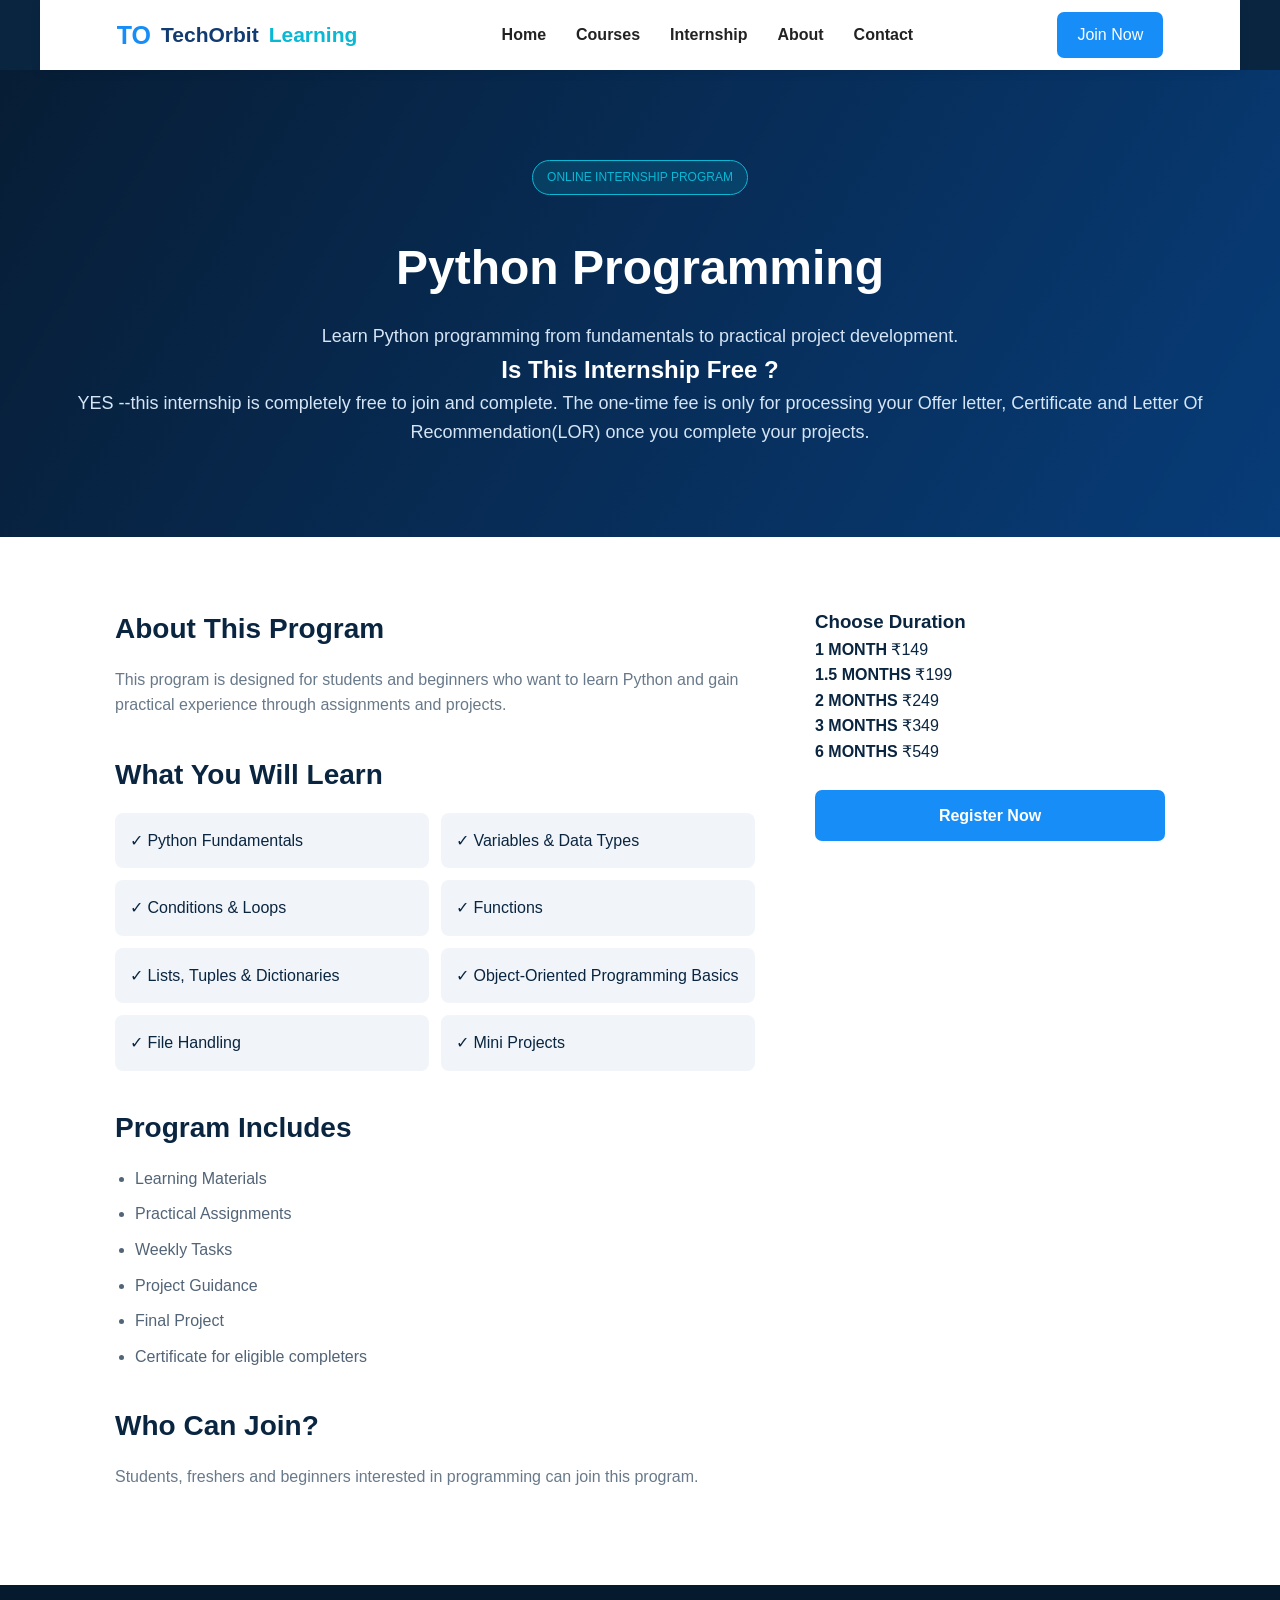
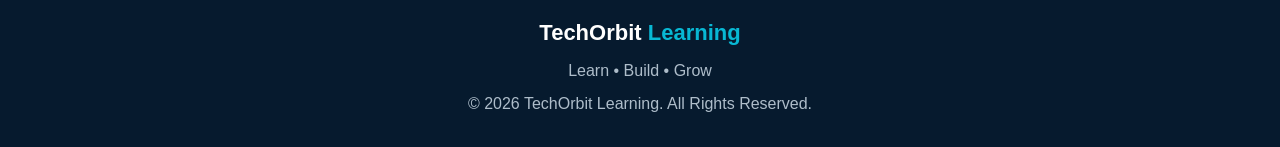
<file: python.html>
<!DOCTYPE html>
<html lang="en">

<head>
    <meta charset="UTF-8">
    <meta name="viewport" content="width=device-width, initial-scale=1.0">

    <title>Python Programming | TechOrbit Learning</title>

    <link rel="stylesheet" href="style.css">
</head>

<body>

    <!-- Navbar -->

    <header>
        <nav class="navbar">

            <div class="logo">
                <span>TO</span> TechOrbit <b>Learning</b>
            </div>

            <ul class="nav-links">
                <li><a href="index.html">Home</a></li>
                <li><a href="index.html#courses">Courses</a></li>
                <li><a href="index.html#internship">Internship</a></li>
                <li><a href="index.html#about">About</a></li>
                <li><a href="index.html#contact">Contact</a></li>
            </ul>

            <a href="https://forms.gle/GnLyDLQaBdSKGMq99"
               target="_blank"
               class="nav-btn">
                Join Now
            </a>

        </nav>
    </header>


    <!-- Course Hero -->

    <section class="course-page-hero">

        <span class="badge">ONLINE INTERNSHIP PROGRAM</span>

        <h1>Python Programming</h1>

        <p>
            Learn Python programming from fundamentals to
            practical project development.
        </p>

        <h2>Is This Internship Free ?</h2>

            <p>
                YES --this internship is completely free to join and complete. The one-time fee is only for processing your Offer letter, Certificate and Letter Of Recommendation(LOR) once you complete your projects.
            </p>

    </section>


    <!-- Course Details -->

    <section class="course-page">

        <div class="course-main">

            <h2>About This Program</h2>

            <p>
                This program is designed for students and beginners
                who want to learn Python and gain practical experience
                through assignments and projects.
            </p>


            <h2>What You Will Learn</h2>

            <div class="learning-list">

                <div>✓ Python Fundamentals</div>
                <div>✓ Variables & Data Types</div>
                <div>✓ Conditions & Loops</div>
                <div>✓ Functions</div>
                <div>✓ Lists, Tuples & Dictionaries</div>
                <div>✓ Object-Oriented Programming Basics</div>
                <div>✓ File Handling</div>
                <div>✓ Mini Projects</div>

            </div>


            <h2>Program Includes</h2>

            <ul class="includes">

                <li>Learning Materials</li>
                <li>Practical Assignments</li>
                <li>Weekly Tasks</li>
                <li>Project Guidance</li>
                <li>Final Project</li>
                <li>Certificate for eligible completers</li>

            </ul>


            <h2>Who Can Join?</h2>

            <p>
                Students, freshers and beginners interested in
                programming can join this program.
            </p>

        </div>


        <!-- Pricing -->

        <div class="program-card">

            <h3>Choose Duration</h3>

            <div class="duration">
                <strong>1 MONTH</strong>
                <span>₹149</span>
            </div>

            <div class="duration">
                <strong>1.5 MONTHS</strong>
                <span>₹199</span>
            </div>

            <div class="duration">
                <strong>2 MONTHS</strong>
                <span>₹249</span>
            </div>

            <div class="duration">
                <strong>3 MONTHS</strong>
                <span>₹349</span>
            </div>

            <div class="duration">
                <strong>6 MONTHS</strong>
                <span>₹549</span>
            </div>

            <a href="https://forms.gle/GnLyDLQaBdSKGMq99"
               target="_blank"
               class="primary-btn register-btn">
                Register Now
            </a>
        </div>



    </section>


    <!-- Footer -->

    <footer>

        <div class="footer-logo">
            TechOrbit <span>Learning</span>
        </div>

        <p>Learn • Build • Grow</p>

        <p>© 2026 TechOrbit Learning. All Rights Reserved.</p>

    </footer>

</body>

</html>
</file>
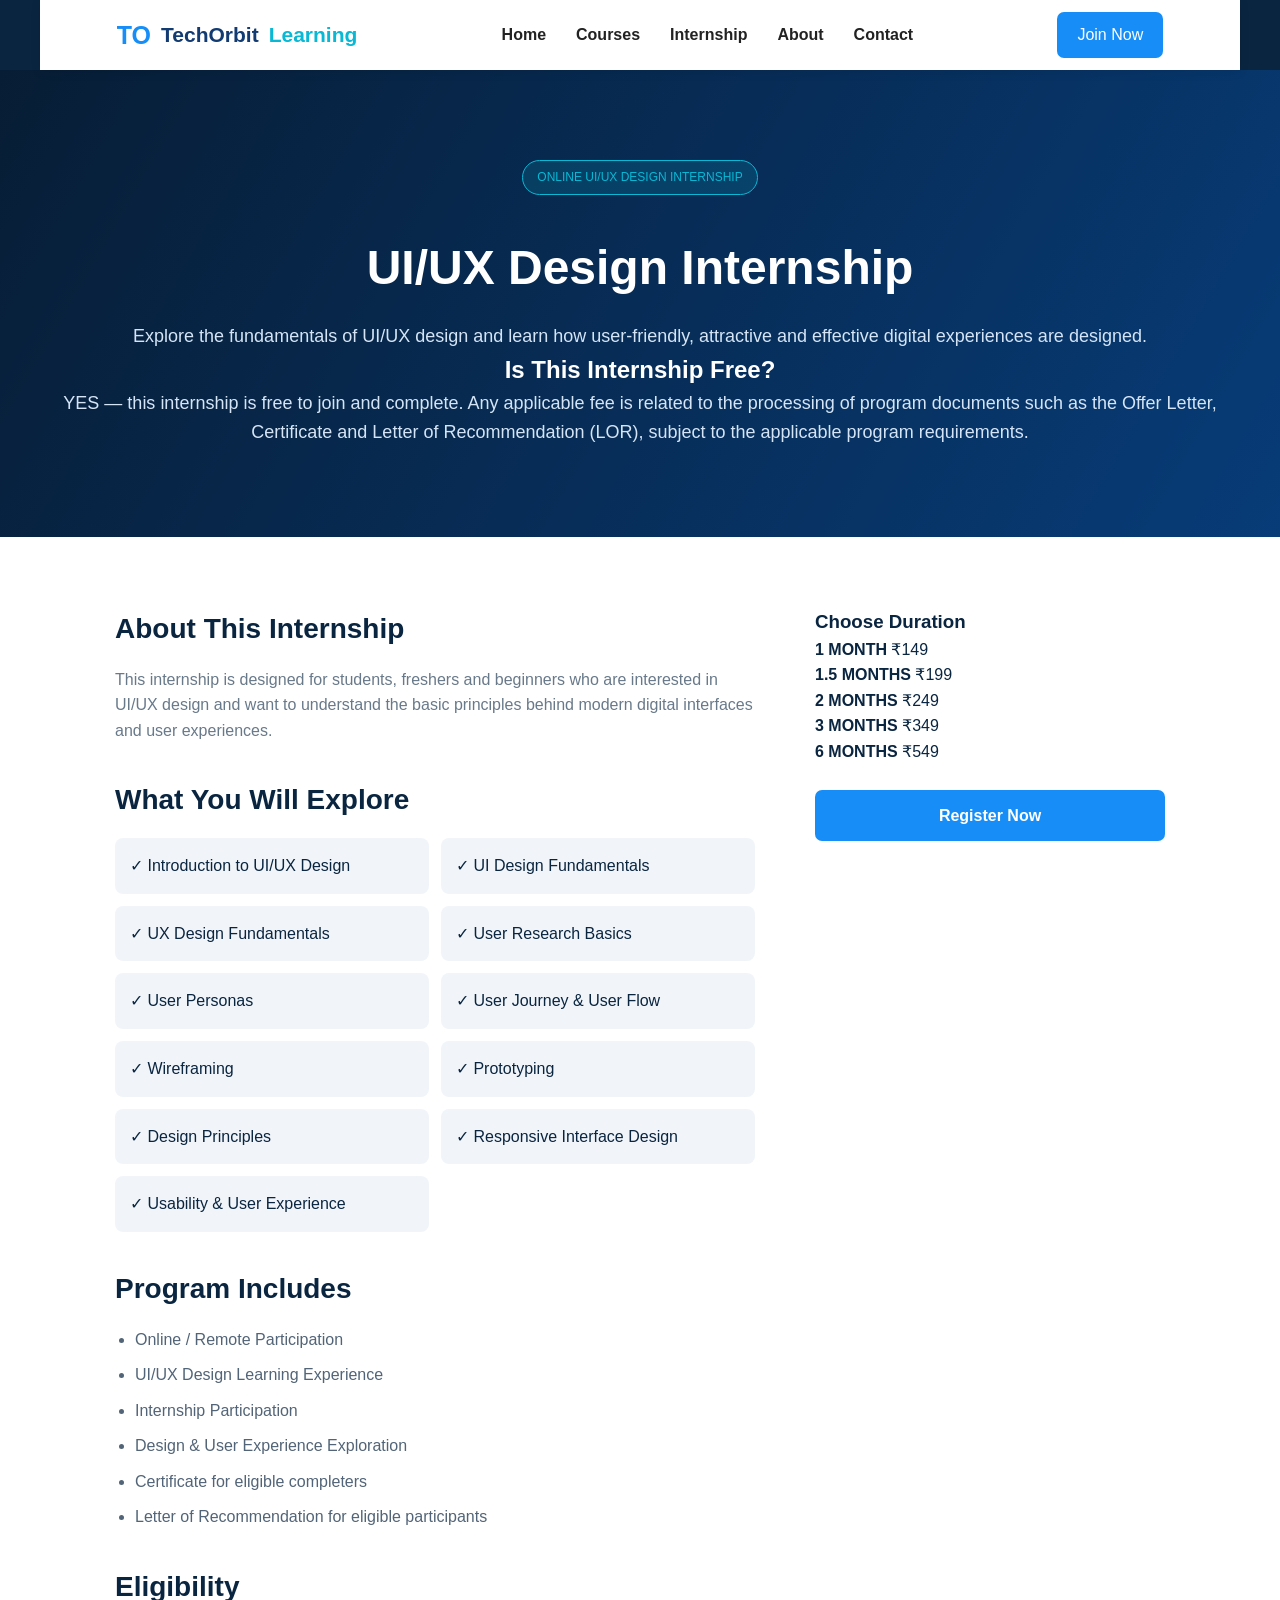
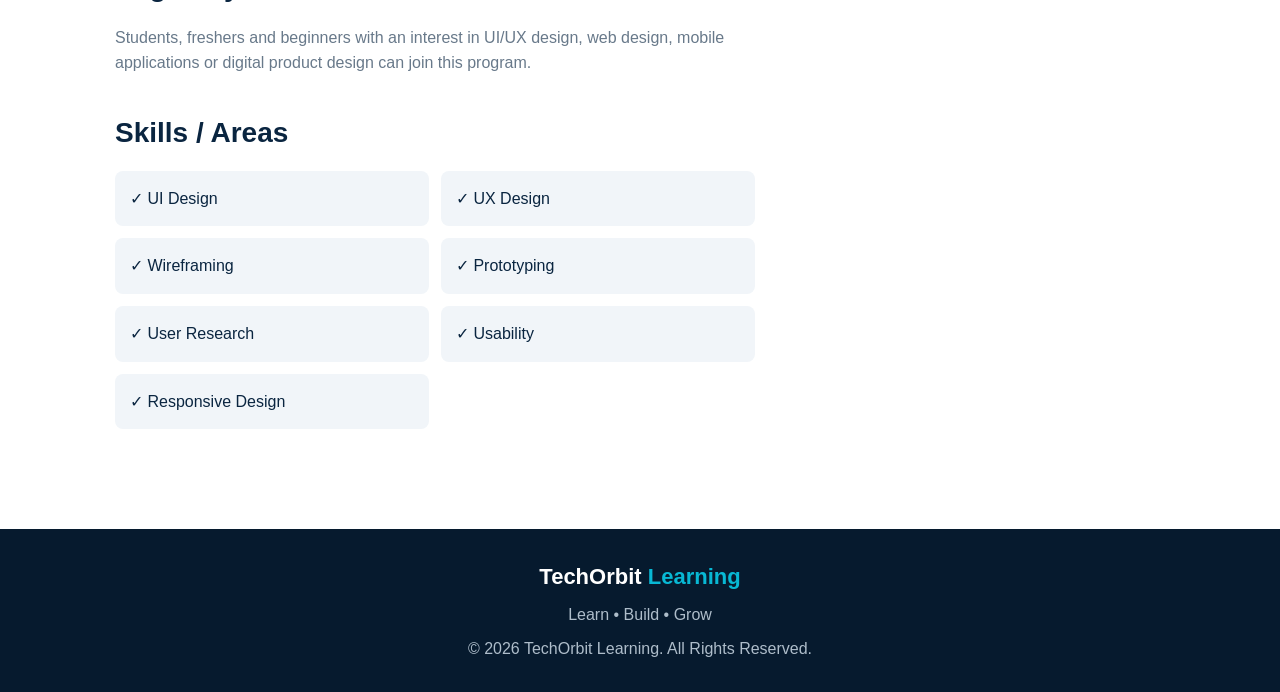
<file: UI.html>
<!DOCTYPE html>
<html lang="en">

<head>
    <meta charset="UTF-8">
    <meta name="viewport" content="width=device-width, initial-scale=1.0">

    <title>UI/UX Design Internship | TechOrbit Learning</title>

    <link rel="stylesheet" href="style.css">
</head>

<body>

    <!-- Navbar -->

    <header>
        <nav class="navbar">

            <div class="logo">
                <span>TO</span> TechOrbit <b>Learning</b>
            </div>

            <ul class="nav-links">
                <li><a href="index.html">Home</a></li>
                <li><a href="index.html#courses">Courses</a></li>
                <li><a href="index.html#internship">Internship</a></li>
                <li><a href="index.html#about">About</a></li>
                <li><a href="index.html#contact">Contact</a></li>
            </ul>

            <a href="https://forms.gle/GnLyDLQaBdSKGMq99"
               target="_blank"
               class="nav-btn">
                Join Now
            </a>

        </nav>
    </header>


    <!-- Internship Hero -->

    <section class="course-page-hero">

        <span class="badge">
            ONLINE UI/UX DESIGN INTERNSHIP
        </span>

        <h1>UI/UX Design Internship</h1>

        <p>
            Explore the fundamentals of UI/UX design and learn
            how user-friendly, attractive and effective digital
            experiences are designed.
        </p>

        <h2>Is This Internship Free?</h2>

        <p>
            YES — this internship is free to join and complete.
            Any applicable fee is related to the processing of
            program documents such as the Offer Letter,
            Certificate and Letter of Recommendation (LOR),
            subject to the applicable program requirements.
        </p>

    </section>


    <!-- Internship Details -->

    <section class="course-page">

        <div class="course-main">

            <h2>About This Internship</h2>

            <p>
                This internship is designed for students,
                freshers and beginners who are interested in
                UI/UX design and want to understand the basic
                principles behind modern digital interfaces
                and user experiences.
            </p>


            <h2>What You Will Explore</h2>

            <div class="learning-list">

                <div>✓ Introduction to UI/UX Design</div>

                <div>✓ UI Design Fundamentals</div>

                <div>✓ UX Design Fundamentals</div>

                <div>✓ User Research Basics</div>

                <div>✓ User Personas</div>

                <div>✓ User Journey & User Flow</div>

                <div>✓ Wireframing</div>

                <div>✓ Prototyping</div>

                <div>✓ Design Principles</div>

                <div>✓ Responsive Interface Design</div>

                <div>✓ Usability & User Experience</div>

            </div>


            <h2>Program Includes</h2>

            <ul class="includes">

                <li>Online / Remote Participation</li>

                <li>UI/UX Design Learning Experience</li>

                <li>Internship Participation</li>

                <li>Design & User Experience Exploration</li>

                <li>Certificate for eligible completers</li>

                <li>Letter of Recommendation for eligible participants</li>

            </ul>


            <h2>Eligibility</h2>

            <p>
                Students, freshers and beginners with an interest
                in UI/UX design, web design, mobile applications
                or digital product design can join this program.
            </p>


            <h2>Skills / Areas</h2>

            <div class="learning-list">

                <div>✓ UI Design</div>

                <div>✓ UX Design</div>

                <div>✓ Wireframing</div>

                <div>✓ Prototyping</div>

                <div>✓ User Research</div>

                <div>✓ Usability</div>

                <div>✓ Responsive Design</div>

            </div>

        </div>


        <!-- Apply / Pricing -->

        <div class="program-card">

            <h3>Choose Duration</h3>

            <div class="duration">
                <strong>1 MONTH</strong>
                <span>₹149</span>
            </div>

            <div class="duration">
                <strong>1.5 MONTHS</strong>
                <span>₹199</span>
            </div>

            <div class="duration">
                <strong>2 MONTHS</strong>
                <span>₹249</span>
            </div>

            <div class="duration">
                <strong>3 MONTHS</strong>
                <span>₹349</span>
            </div>

            <div class="duration">
                <strong>6 MONTHS</strong>
                <span>₹549</span>
            </div>

            <a href="https://forms.gle/GnLyDLQaBdSKGMq99"
               target="_blank"
               class="primary-btn register-btn">
                Register Now
            </a>

        </div>

    </section>


    <!-- Footer -->

    <footer>

        <div class="footer-logo">
            TechOrbit <span>Learning</span>
        </div>

        <p>Learn • Build • Grow</p>

        <p>© 2026 TechOrbit Learning. All Rights Reserved.</p>

    </footer>

</body>

</html>
</file>
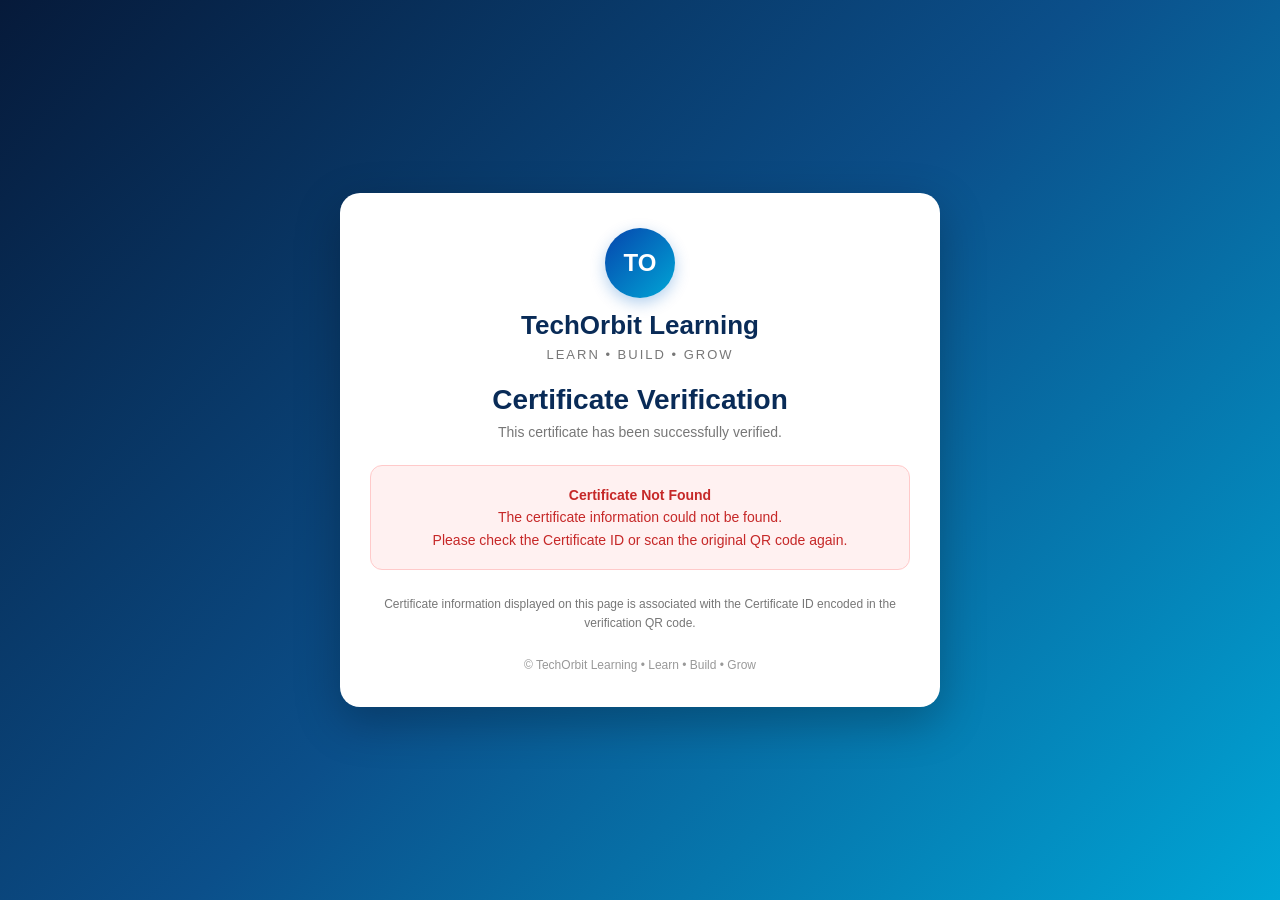
<file: verify.html>
<!DOCTYPE html>
<html lang="en">
<head>
    <meta charset="UTF-8">
    <meta name="viewport" content="width=device-width, initial-scale=1.0">

    <title>Certificate Verification | TechOrbit Learning</title>

    <style>
        * {
            margin: 0;
            padding: 0;
            box-sizing: border-box;
            font-family: Arial, Helvetica, sans-serif;
        }

        body {
            min-height: 100vh;
            display: flex;
            justify-content: center;
            align-items: center;
            padding: 20px;

            background:
                linear-gradient(135deg, #061a3a, #0b4f8a, #00a6d6);
        }

        .card {
            width: 100%;
            max-width: 600px;
            background: #ffffff;
            border-radius: 20px;
            padding: 35px 30px;
            box-shadow: 0 15px 45px rgba(0, 0, 0, 0.25);
            text-align: center;
        }

        /* Logo */
        .logo {
            width: 70px;
            height: 70px;
            margin: 0 auto 12px;

            border-radius: 50%;
            display: flex;
            justify-content: center;
            align-items: center;

            background: linear-gradient(135deg, #0645ad, #00a6d6);
            color: white;

            font-size: 24px;
            font-weight: bold;

            box-shadow: 0 5px 15px rgba(0, 100, 200, 0.3);
        }

        .brand {
            font-size: 26px;
            font-weight: 700;
            color: #092b57;
        }

        .tagline {
            margin-top: 6px;
            font-size: 13px;
            letter-spacing: 2px;
            color: #777;
        }

        /* Verified badge */
        .verified {
            display: inline-block;
            margin-top: 25px;
            padding: 10px 18px;

            border-radius: 30px;

            background: #e8f8ef;
            color: #168044;

            font-size: 14px;
            font-weight: bold;
        }

        h1 {
            margin-top: 22px;
            font-size: 28px;
            color: #092b57;
        }

        .subtitle {
            margin-top: 8px;
            color: #777;
            font-size: 14px;
        }

        /* Details */
        .details {
            margin-top: 28px;
            border: 1px solid #e5e7eb;
            border-radius: 14px;
            overflow: hidden;
            text-align: left;
        }

        .row {
            display: flex;
            justify-content: space-between;
            gap: 20px;

            padding: 16px 18px;

            border-bottom: 1px solid #eeeeee;
        }

        .row:last-child {
            border-bottom: none;
        }

        .label {
            color: #666;
            font-size: 14px;
            font-weight: 600;
        }

        .value {
            color: #092b57;
            font-size: 14px;
            font-weight: 600;
            text-align: right;
            word-break: break-word;
        }

        /* Error */
        .error {
            display: none;

            margin-top: 25px;
            padding: 18px;

            background: #fff1f1;
            border: 1px solid #ffcaca;
            border-radius: 12px;

            color: #c62828;
            font-size: 14px;
            line-height: 1.6;
        }

        /* Bottom note */
        .note {
            margin-top: 25px;
            font-size: 12px;
            line-height: 1.6;
            color: #777;
        }

        .footer {
            margin-top: 25px;
            font-size: 12px;
            color: #999;
        }

        /* Mobile */
        @media (max-width: 500px) {

            .card {
                padding: 28px 18px;
            }

            .brand {
                font-size: 22px;
            }

            h1 {
                font-size: 23px;
            }

            .row {
                flex-direction: column;
                gap: 6px;
            }

            .value {
                text-align: left;
            }
        }
    </style>
</head>

<body>

    <div class="card">

        <!-- TechOrbit Logo -->
        <div class="logo">
            TO
        </div>

        <div class="brand">
            TechOrbit Learning
        </div>

        <div class="tagline">
            LEARN • BUILD • GROW
        </div>


        <!-- Verified -->
        <div class="verified" id="verified">
            ✓ Certificate Verified
        </div>


        <h1>
            Certificate Verification
        </h1>

        <p class="subtitle">
            This certificate has been successfully verified.
        </p>


        <!-- Certificate Details -->
        <div class="details" id="details">

            <div class="row">
                <span class="label">
                    Student Name
                </span>

                <span class="value" id="name">
                    -
                </span>
            </div>


            <div class="row">
                <span class="label">
                    Program
                </span>

                <span class="value" id="program">
                    -
                </span>
            </div>


            <div class="row">
                <span class="label">
                    Duration
                </span>

                <span class="value" id="duration">
                    -
                </span>
            </div>


            <div class="row">
                <span class="label">
                    Issue Date
                </span>

                <span class="value" id="date">
                    -
                </span>
            </div>


            <div class="row">
                <span class="label">
                    Certificate ID
                </span>

                <span class="value" id="certificateId">
                    -
                </span>
            </div>

        </div>


        <!-- Error -->
        <div class="error" id="error">

            <strong>Certificate Not Found</strong>

            <br>

            The certificate information could not be found.

            <br>

            Please check the Certificate ID or scan the original QR code again.

        </div>


        <!-- Note -->
        <div class="note">
            Certificate information displayed on this page is associated
            with the Certificate ID encoded in the verification QR code.
        </div>


        <div class="footer">
            © TechOrbit Learning • Learn • Build • Grow
        </div>

    </div>


    <script>

const API_URL =
"https://script.google.com/macros/s/AKfycbyqBvrKkmumvWgEiSliP-IGNb_n8Xgo5y2VZ9hNzgXLxGpHNlwuk13RuSPPox0IdfOv3w/exec";


const params = new URLSearchParams(window.location.search);
const certificateId = params.get("id");


function showCertificate(data) {

    if (data.success) {

        document.getElementById("name").textContent =
            data.name;

        document.getElementById("program").textContent =
            data.program;

        document.getElementById("duration").textContent =
            data.duration;

        document.getElementById("date").textContent =
            data.date;

        document.getElementById("certificateId").textContent =
            data.id;

        document.getElementById("details").style.display =
            "block";

        document.getElementById("verified").style.display =
            "block";

        document.getElementById("error").style.display =
            "none";

    } else {

        document.getElementById("details").style.display =
            "none";

        document.getElementById("verified").style.display =
            "none";

        document.getElementById("error").style.display =
            "block";
    }

}


function verifyCertificate() {

    if (!certificateId) {

        document.getElementById("details").style.display =
            "none";

        document.getElementById("verified").style.display =
            "none";

        document.getElementById("error").style.display =
            "block";

        return;
    }


    const callbackName =
        "certificateCallback_" + Date.now();


    window[callbackName] = function(data) {

        showCertificate(data);

        delete window[callbackName];

        script.remove();

    };


    const script = document.createElement("script");

    script.src =
        API_URL +
        "?id=" +
        encodeURIComponent(certificateId) +
        "&callback=" +
        callbackName;


    script.onerror = function() {

        document.getElementById("details").style.display =
            "none";

        document.getElementById("verified").style.display =
            "none";

        document.getElementById("error").style.display =
            "block";

        delete window[callbackName];

    };


    document.body.appendChild(script);

}


verifyCertificate();

</script>
        

    



</body>
</html>
</file>
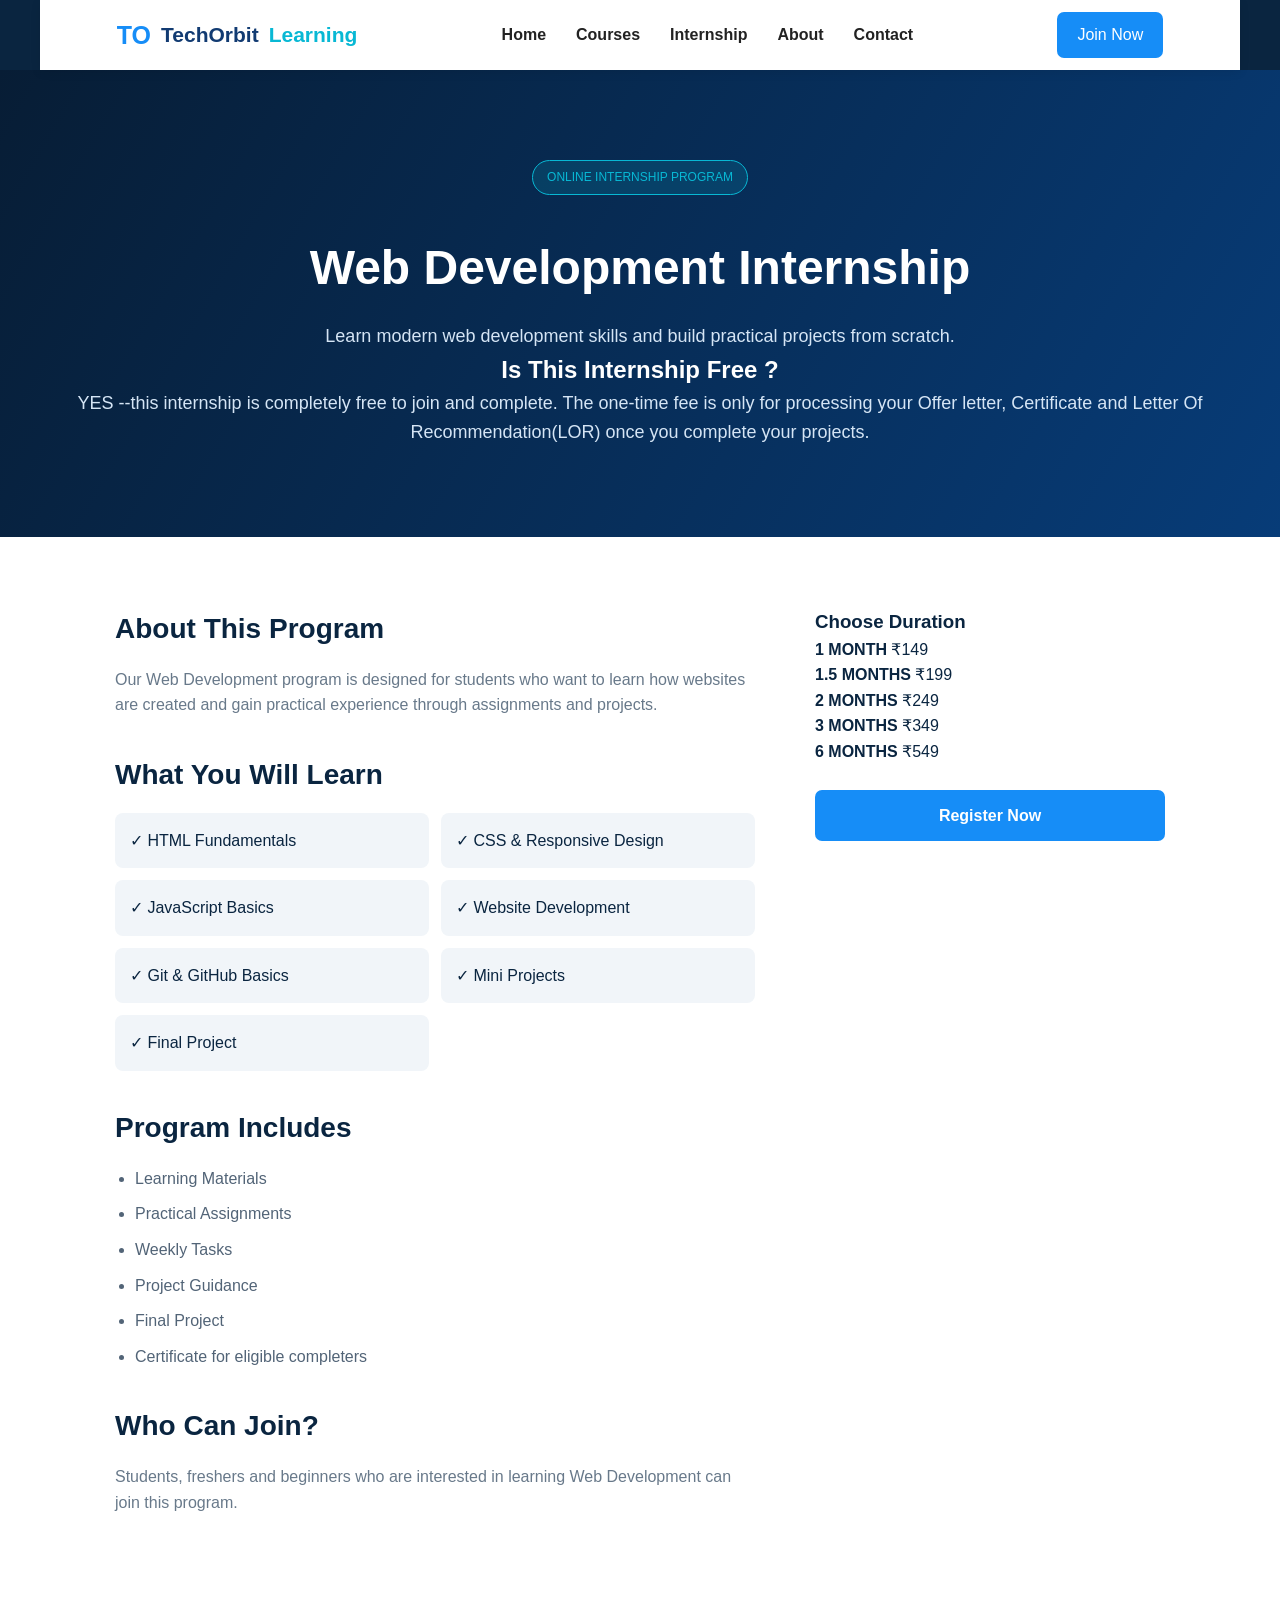
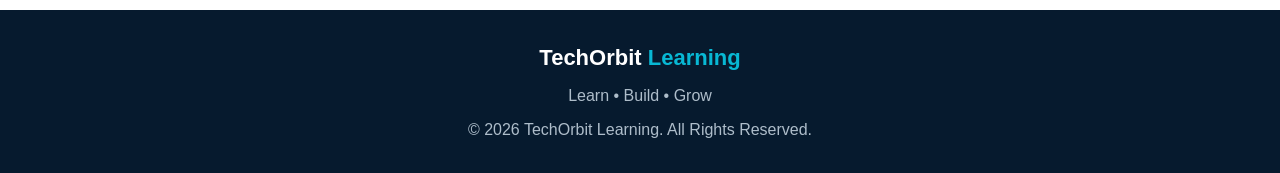
<file: web-development.html>
<!DOCTYPE html>
<html lang="en">

<head>
    <meta charset="UTF-8">
    <meta name="viewport" content="width=device-width, initial-scale=1.0">

    <title>Web Development Internship | TechOrbit Learning</title>

    <link rel="stylesheet" href="style.css">
</head>

<body>

    <!-- Navbar -->

    <header>
        <nav class="navbar">

            <div class="logo">
                <span>TO</span> TechOrbit <b>Learning</b>
            </div>

            <ul class="nav-links">
                <li><a href="index.html">Home</a></li>
                <li><a href="index.html#courses">Courses</a></li>
                <li><a href="index.html#internship">Internship</a></li>
                <li><a href="index.html#about">About</a></li>
                <li><a href="index.html#contact">Contact</a></li>
            </ul>

            <a href="https://forms.gle/GnLyDLQaBdSKGMq99"
               target="_blank"
               class="nav-btn">
                Join Now
            </a>

        </nav>
    </header>


    <!-- Course Hero -->

    <section class="course-page-hero">

        <span class="badge">ONLINE INTERNSHIP PROGRAM</span>

        <h1>Web Development Internship</h1>

        <p>
            Learn modern web development skills and build
            practical projects from scratch.
        </p>

        <h2>Is This Internship Free ?</h2>

            <p>
                YES --this internship is completely free to join and complete. The one-time fee is only for processing your Offer letter, Certificate and Letter Of Recommendation(LOR) once you complete your projects.
            </p>

    </section>


    <!-- Course Details -->

    <section class="course-page">

        <div class="course-main">

            <h2>About This Program</h2>

            <p>
                Our Web Development program is designed for students
                who want to learn how websites are created and gain
                practical experience through assignments and projects.
            </p>


            <h2>What You Will Learn</h2>

            <div class="learning-list">

                <div>✓ HTML Fundamentals</div>
                <div>✓ CSS & Responsive Design</div>
                <div>✓ JavaScript Basics</div>
                <div>✓ Website Development</div>
                <div>✓ Git & GitHub Basics</div>
                <div>✓ Mini Projects</div>
                <div>✓ Final Project</div>

            </div>


            <h2>Program Includes</h2>

            <ul class="includes">

                <li>Learning Materials</li>
                <li>Practical Assignments</li>
                <li>Weekly Tasks</li>
                <li>Project Guidance</li>
                <li>Final Project</li>
                <li>Certificate for eligible completers</li>

            </ul>


            <h2>Who Can Join?</h2>

            <p>
                Students, freshers and beginners who are interested
                in learning Web Development can join this program.
            </p>

        </div>


        <!-- Pricing Card -->

        <div class="program-card">

            <h3>Choose Duration</h3>

            <div class="duration">
                <strong>1 MONTH</strong>
                <span>₹149</span>
            </div>

            <div class="duration">
                <strong>1.5 MONTHS</strong>
                <span>₹199</span>
            </div>

            <div class="duration">
                <strong>2 MONTHS</strong>
                <span>₹249</span>
            </div>

            <div class="duration">
                <strong>3 MONTHS</strong>
                <span>₹349</span>
            </div>

            <div class="duration">
                <strong>6 MONTHS</strong>
                <span>₹549</span>
            </div>

            <a href="https://forms.gle/GnLyDLQaBdSKGMq99"
               target="_blank"
               class="primary-btn register-btn">
                Register Now
            </a>

        </div>

    </section>


    <!-- Footer -->

    <footer>

        <div class="footer-logo">
            TechOrbit <span>Learning</span>
        </div>

        <p>Learn • Build • Grow</p>

        <p>© 2026 TechOrbit Learning. All Rights Reserved.</p>

    </footer>

</body>
</html>
</file>
<file: style.css>
* {
    margin: 0;
    padding: 0;
    box-sizing: border-box;
}

html {
    scroll-behavior: smooth;
}

body {
    font-family: Arial, sans-serif;
    color: #0a2540;
    background: #ffffff;
    line-height: 1.6;
}

/* Navbar */

header {
    background: #0a2540;
    position: sticky;
    top: 0;
    z-index: 1000;
}

.navbar {
    max-width: 1200px;
    margin: auto;
    padding: 18px 25px;
    display: flex;
    align-items: center;
    justify-content: space-between;
}

.logo {
    color: white;
    font-size: 21px;
    font-weight: bold;
}

.logo span {
    color: #168df7;
    font-size: 25px;
}

.logo b {
    color: #08b8d4;
}

.nav-links {
    display: flex;
    list-style: none;
    gap: 30px;
}

.nav-links a {
    color: white;
    text-decoration: none;
    font-size: 15px;
}

.nav-links a:hover {
    color: #08b8d4;
}

.nav-btn {
    background: #168df7;
    color: white;
    padding: 10px 20px;
    border-radius: 7px;
    text-decoration: none;
}

/* Hero */

.msme-badge {
    display: flex;
    flex-direction: column;
    align-items: center;
    width: 180px;
    text-align: center;
    font-family: Arial, sans-serif;
}

.msme-badge img {
    width: 75px;
    height: auto;
    margin-bottom: 8px;
}

.msme-badge span {
    font-size: 12px;
    font-weight: 600;
    letter-spacing: 0.5px;
    color: #777;
}

.hero {
    min-height: 600px;
    background: linear-gradient(120deg, #071d35, #073c78);
    color: white;
    display: flex;
    align-items: center;
    justify-content: space-between;
    padding: 80px max(25px, calc((100% - 1100px) / 2));
    gap: 50px;
}

.hero-content {
    max-width: 600px;
}

.badge {
    display: inline-block;
    background: rgba(8, 184, 212, 0.15);
    border: 1px solid #08b8d4;
    color: #08b8d4;
    padding: 7px 14px;
    border-radius: 20px;
    font-size: 12px;
    margin-bottom: 20px;
}

.hero h1 {
    font-size: 55px;
    line-height: 1.1;
    margin-bottom: 25px;
}

.hero h1 span {
    color: #08b8d4;
}

.hero p {
    font-size: 18px;
    color: #d5e5f5;
    margin-bottom: 30px;
}

.hero-buttons {
    display: flex;
    gap: 15px;
}

.primary-btn,
.secondary-btn {
    display: inline-block;
    padding: 13px 24px;
    border-radius: 7px;
    text-decoration: none;
    font-weight: bold;
}

.primary-btn {
    background: #168df7;
    color: white;
}

.secondary-btn {
    border: 1px solid white;
    color: white;
}

/* Hero Card */

.hero-card {
    width: 300px;
    height: 300px;
    border-radius: 50%;
    background: rgba(255,255,255,0.08);
    border: 2px solid #168df7;
    display: flex;
    flex-direction: column;
    justify-content: center;
    align-items: center;
}

.orbit-logo {
    font-size: 70px;
    font-weight: bold;
    color: #168df7;
}

.hero-card h2 {
    font-size: 25px;
}

.hero-card p {
    color: #08b8d4;
}

/* Sections */

.section {
    max-width: 1200px;
    margin: auto;
    padding: 80px 25px;
}

.section-title {
    text-align: center;
    margin-bottom: 45px;
}

.section-title h2 {
    font-size: 35px;
    margin-bottom: 10px;
}

.section-title p {
    color: #68798a;
}

/* Courses */

.course-container {
    display: grid;
    grid-template-columns: repeat(4, 1fr);
    gap: 25px;
}

.course-card {
    padding: 25px;
    border: 1px solid #e4eaf0;
    border-radius: 12px;
    background: white;
    box-shadow: 0 8px 25px rgba(0,0,0,0.06);
    transition: 0.3s;
}

.course-card:hover {
    transform: translateY(-8px);
}

.course-icon {
    font-size: 28px;
    margin-bottom: 15px;
}

.course-card h3 {
    margin-bottom: 10px;
}

.course-card p {
    color: #68798a;
    font-size: 14px;
    margin-bottom: 20px;
}

.course-card a {
    color: #168df7;
    text-decoration: none;
    font-weight: bold;
}

/* Why Us */

.why-us {
    background: #f1f5f9;
    padding: 70px 25px;
    text-align: center;
}

.features {
    max-width: 1100px;
    margin: auto;
    display: grid;
    grid-template-columns: repeat(5, 1fr);
    gap: 20px;
}

.features div {
    background: white;
    padding: 25px 15px;
    border-radius: 10px;
}

.features h3 {
    font-size: 30px;
    margin-bottom: 10px;
}


/* About */

.about {
    background: #f1f5f9;
    text-align: center;
    padding: 80px 25px;
}

.about p {
    max-width: 800px;
    margin: auto;
    color: #68798a;
}

/* Register */

.register {
    text-align: center;
    padding: 80px 25px;
}

/* Contact */

.contact {
    background: #0a2540;
    color: white;
    text-align: center;
    padding: 60px 25px;
}

.contact p {
    color: #c7d5e3;
}

/* Footer */

footer {
    background: #061a2e;
    color: white;
    text-align: center;
    padding: 30px 20px;
}

.footer-logo {
    font-size: 22px;
    font-weight: bold;
}

.footer-logo span {
    color: #08b8d4;
}

footer p {
    margin-top: 8px;
    color: #aebdca;
}

/* Mobile */

@media (max-width: 800px) {

    .nav-links {
        display: none;
    }

    .hero {
        flex-direction: column;
        text-align: center;
        padding: 60px 20px;
    }

    .hero h1 {
        font-size: 40px;
    }

    .hero-buttons {
        justify-content: center;
    }

    .hero-card {
        width: 230px;
        height: 230px;
    }

    .course-container {
        grid-template-columns: 1fr;
    }

    .features {
        grid-template-columns: 1fr 1fr;
    }

    .internship {
        grid-template-columns: 1fr;
        text-align: center;
    }
}
/* Course Page */

.course-page-hero {
    background: linear-gradient(120deg, #071d35, #073c78);
    color: white;
    text-align: center;
    padding: 90px 25px;
}

.course-page-hero h1 {
    font-size: 48px;
    margin: 15px 0;
}

.course-page-hero p {
    color: #d5e5f5;
    font-size: 18px;
}

.course-page {
    max-width: 1100px;
    margin: auto;
    padding: 70px 25px;
    display: grid;
    grid-template-columns: 1fr 350px;
    gap: 60px;
}

.course-main h2 {
    font-size: 28px;
    margin-bottom: 15px;
    margin-top: 35px;
}

.course-main h2:first-child {
    margin-top: 0;
}

.course-main p {
    color: #68798a;
    margin-bottom: 25px;
}

.learning-list {
    display: grid;
    grid-template-columns: 1fr 1fr;
    gap: 12px;
    margin-bottom: 30px;
}

.learning-list div {
    background: #f1f5f9;
    padding: 15px;
    border-radius: 8px;
}

.includes {
    padding-left: 20px;
    color: #526477;
}

.includes li {
    margin: 10px 0;
}

.register-btn {
    display: block;
    text-align: center;
    margin-top: 25px;
}

@media (max-width: 800px) {

    .course-page {
        grid-template-columns: 1fr;
    }

    .course-page-hero h1 {
        font-size: 36px;
    }

    .learning-list {
        grid-template-columns: 1fr;
    }

}
.apply-section {
    padding: 60px 20px;
    text-align: center;
    background: #f5f8fc;
}

.apply-section h2 {
    font-size: 32px;
    margin-bottom: 10px;
}

.apply-section p {
    font-size: 17px;
    color: #555;
    margin-bottom: 30px;
}

.apply-buttons {
    display: flex;
    flex-direction: column;
    gap: 15px;
    max-width: 600px;
    margin: auto;
}

.apply-btn {
    display: flex;
    justify-content: space-between;
    align-items: center;
    padding: 18px 22px;
    background: #123b72;
    color: white;
    text-decoration: none;
    border-radius: 10px;
    font-weight: 600;
    transition: 0.3s;
}

.apply-btn:hover {
    transform: translateY(-2px);
    opacity: 0.9;
}

.apply-btn span {
    font-size: 18px;
    font-weight: 700;
}
.social-links {
    display: flex;
    justify-content: center;
    align-items: center;
    gap: 22px;
    margin-top: 25px;
}
.social-icons {
    display: flex;
    justify-content: center;
    align-items: center;
    gap: 22px;
    margin-top: 25px;
}

.social-icons a {
    width: 48px;
    height: 48px;
    background: #ffffff;
    border-radius: 50%;
    
    display: flex;
    justify-content: center;
    align-items: center;

    text-decoration: none;
    
    transition: all 0.3s ease;
}

.social-icons svg {
    width: 25px;
    height: 25px;
    fill: #111111;
}

.social-icons a:hover {
    transform: translateY(-4px);
    box-shadow: 0 5px 15px rgba(0, 0, 0, 0.25);
}

.social-icons a:hover svg {
    fill: #0a66c2;
}

.social-icons a:nth-child(2):hover svg {
    fill: #25d366;
}
/* =========================
   NAVBAR
========================= */

.navbar {
    width: 100%;
    height: 70px;
    padding: 0 6%;
    display: flex;
    align-items: center;
    justify-content: space-between;
    background: #ffffff;
    position: relative;
    z-index: 1000;
    box-shadow: 0 2px 10px rgba(0,0,0,0.08);
}

.logo {
    display: flex;
    align-items: center;
    gap: 10px;
    font-size: 21px;
    font-weight: 700;
    color: #123b72;
}

.logo-to {
    font-size: 25px;
    font-weight: 800;
    color: #0a66c2;
}

.nav-links {
    display: flex;
    align-items: center;
    gap: 30px;
}

.nav-links a {
    text-decoration: none;
    color: #222;
    font-size: 16px;
    font-weight: 600;
    transition: 0.3s;
}

.nav-links a:hover {
    color: #0a66c2;
}


/* Mobile Menu Button */

.menu-btn {
    display: none;
    width: 45px;
    height: 45px;
    border: none;
    background: transparent;
    cursor: pointer;
    padding: 8px;
}

.menu-btn span {
    display: block;
    width: 28px;
    height: 3px;
    margin: 5px auto;
    background: #123b72;
    border-radius: 5px;
    transition: 0.3s;
}


/* =========================
   MOBILE
========================= */

@media (max-width: 768px) {

    .navbar {
        height: 65px;
        padding: 0 18px;
    }

    .logo {
        font-size: 18px;
    }

    .logo-to {
        font-size: 22px;
    }

    /* Show 3 lines */
    .menu-btn {
        display: block;
    }

    /* Hide normal menu */
    .nav-links {
        display: none;
        position: absolute;
        top: 65px;
        right: 15px;
        width: 220px;
        background: #ffffff;

        flex-direction: column;
        align-items: stretch;
        gap: 0;

        border-radius: 12px;
        box-shadow: 0 8px 25px rgba(0,0,0,0.18);

        overflow: hidden;
    }

    /* When menu opens */
    .nav-links.active {
        display: flex;
    }

    .nav-links a {
        padding: 16px 20px;
        border-bottom: 1px solid #eeeeee;
        font-size: 16px;
    }

    .nav-links a:last-child {
        border-bottom: none;
    }

    .nav-links a:hover {
        background: #f2f7fc;
    }

}
.live-coding-card {
    width: 100%;
    max-width: 520px;
    background: #ffffff;
    border-radius: 18px;
    padding: 20px;
    box-shadow: 0 15px 40px rgba(0, 0, 0, 0.10);
    border: 1px solid #e8edf3;
}

.coding-header {
    display: flex;
    align-items: center;
    justify-content: space-between;
    padding-bottom: 15px;
    border-bottom: 1px solid #edf0f4;
}

.coding-dots {
    display: flex;
    gap: 6px;
}

.coding-dots span {
    width: 9px;
    height: 9px;
    border-radius: 50%;
    background: #d7dde5;
}

.coding-title {
    font-size: 12px;
    font-weight: 700;
    color: #6d7785;
    letter-spacing: 0.8px;
}

.live-status {
    font-size: 11px;
    font-weight: 700;
    color: #6b7d20;
    display: flex;
    align-items: center;
    gap: 5px;
}

.live-dot {
    width: 7px;
    height: 7px;
    background: #9bc500;
    border-radius: 50%;
}

code-area {
    margin-top: 18px;
    padding: 18px;
    background: #f7f9fb;
    border-radius: 12px;
    font-family: monospace;
    font-size: 13px;
    line-height: 2;
    color: #374151;
}

.line-number {
    color: #a0a8b3;
    margin-right: 8px;
}

.code-keyword {
    color: #7b3f98;
}

.code-variable {
    color: #1479a6;
}

.code-string {
    color: #4f7d2c;
}

.code-function {
    color: #a06400;
}

.coding-progress {
    margin-top: 20px;
}

.progress-item {
    display: flex;
    align-items: center;
    gap: 12px;
    padding: 8px 0;
}

.progress-icon {
    width: 23px;
    height: 23px;
    display: flex;
    justify-content: center;
    align-items: center;
    background: #dff000;
    border-radius: 50%;
    color: #415000;
    font-size: 12px;
    font-weight: bold;
}

.progress-item strong {
    display: block;
    font-size: 13px;
    color: #333;
}

.progress-item small {
    display: block;
    color: #8a929d;
    font-size: 11px;
    margin-top: 2px;
}

.verified-label {
    margin-top: 15px;
    padding-top: 12px;
    border-top: 1px solid #edf0f4;
    text-align: right;
    font-size: 10px;
    font-weight: 700;
    color: #777;
    letter-spacing: 0.7px;
}

@keyframes liveCodeMove {
    from {
        transform: translateX(0);
    }

    to {
        transform: translateX(-50%);
    }
}
.course-marquee {
    width: 100%;
    overflow: hidden;
    background: #ffffff;
    border-top: 1px solid #edf0f3;
    border-bottom: 1px solid #edf0f3;
    padding: 17px 0;
}

.course-track {
    display: flex;
    width: max-content;
    gap: 55px;
    animation: courseScroll 25s linear infinite;
}

.course-track span {
    white-space: nowrap;
    font-size: 13px;
    font-weight: 700;
    color: #626b78;
    letter-spacing: 0.8px;
}

@keyframes courseScroll {
    from {
        transform: translateX(0);
    }

    to {
        transform: translateX(-50%);
    }
}
@media (max-width: 768px) {

    .live-coding-card {
        max-width: 100%;
        padding: 16px;
    }

    .coding-title {
        font-size: 10px;
    }

    .code-area {
        font-size: 11px;
        padding: 13px;
    }

    .course-track {
        gap: 35px;
        animation-duration: 20s;
    }

    .course-track span {
        font-size: 11px;
    }

    .registration-badge strong {
        font-size: 12px;
    }

    .registration-badge span {
        font-size: 10px;
    }
}
/* =========================================
   COURSES PAGE
========================================= */

.courses-page {
    padding: 70px 6%;
    background: #f7f9fc;
    min-height: 100vh;
}

.courses-heading {
    text-align: center;
    max-width: 750px;
    margin: 0 auto 35px;
}

.small-heading {
    font-size: 12px;
    font-weight: 700;
    letter-spacing: 2px;
    color: #7c8796;
    margin-bottom: 12px;
}

.courses-heading h1 {
    font-size: 54px;
    margin: 0;
    color: #18263d;
    font-family: Georgia, serif;
}

.courses-heading h1 span {
    color: #19a8c5;
}

.courses-heading p {
    margin-top: 15px;
    font-size: 17px;
    color: #707b89;
    line-height: 1.6;
}


/* SEARCH */

.course-search {
    max-width: 850px;
    margin: 0 auto 30px;

    background: #ffffff;

    border: 1px solid #e8edf3;

    border-radius: 14px;

    padding: 15px 20px;

    display: flex;
    align-items: center;

    gap: 12px;

    box-shadow: 0 5px 20px rgba(0,0,0,0.04);
}

.course-search span {
    font-size: 19px;
}

.course-search input {
    width: 100%;
    border: none;
    outline: none;

    font-size: 15px;

    color: #333;

    background: transparent;
}


/* FILTERS */

.course-filters {
    display: flex;
    justify-content: center;
    align-items: center;

    flex-wrap: wrap;

    gap: 12px;

    margin-bottom: 35px;
}

.filter-btn {
    border: none;

    background: transparent;

    padding: 11px 20px;

    border-radius: 25px;

    font-size: 14px;

    color: #667080;

    cursor: pointer;

    transition: 0.3s;
}

.filter-btn:hover {
    background: #e9f8fb;
    color: #087f98;
}

.filter-btn.active {
    background: #18263d;
    color: #ffffff;
}


/* COUNT */

.course-count {
    max-width: 1200px;
    margin: 0 auto 15px;

    font-size: 13px;

    color: #7a8492;
}


/* COURSE GRID */

.course-grid {

    max-width: 1200px;

    margin: auto;

    display: grid;

    grid-template-columns:
        repeat(4, 1fr);

    gap: 22px;

}


/* COURSE CARD */

.course-card {

    background: #ffffff;

    border-radius: 16px;

    overflow: hidden;

    border: 1px solid #e8edf3;

    box-shadow:
        0 8px 25px rgba(0,0,0,0.06);

    transition:
        transform 0.35s ease,
        box-shadow 0.35s ease;

}

.course-card:hover {

    transform: translateY(-8px);

    box-shadow:
        0 18px 40px rgba(0,0,0,0.12);

}


/* COURSE IMAGE */

.course-image {

    height: 175px;

    position: relative;

    overflow: hidden;

    display: flex;

    justify-content: center;

    align-items: center;

}


/* DIFFERENT CARD BACKGROUNDS */

.web-image {
    background:
        linear-gradient(135deg,
        #1597bd,
        #143d89);
}

.python-image {
    background:
        linear-gradient(135deg,
        #247dbd,
        #172c82);
}

.java-image {
    background:
        linear-gradient(135deg,
        #0d9d78,
        #075b43);
}

.data-image {
    background:
        linear-gradient(135deg,
        #5949bc,
        #20327e);
}

.ai-image {
    background:
        linear-gradient(135deg,
        #6d48bb,
        #2d266d);
}

.cyber-image {
    background:
        linear-gradient(135deg,
        #087d85,
        #123c62);
}

.design-image {
    background:
        linear-gradient(135deg,
        #a55ba8,
        #574083);
}

.fullstack-image {
    background:
        linear-gradient(135deg,
        #1974b5,
        #26327c);
}


/* DOMAIN LABEL */

.domain-label {

    position: absolute;

    top: 13px;

    left: 15px;

    font-size: 9px;

    font-weight: 700;

    color: rgba(255,255,255,0.85);

    letter-spacing: 1px;

}


/* COURSE NUMBER */

.course-number {

    position: absolute;

    top: 13px;

    right: 15px;

    font-size: 9px;

    font-weight: 700;

    color: rgba(255,255,255,0.75);

}


/* ICON */

.course-icon {

    width: 75px;

    height: 75px;

    border-radius: 20px;

    background:
        rgba(255,255,255,0.13);

    border:
        1px solid rgba(255,255,255,0.25);

    display: flex;

    justify-content: center;

    align-items: center;

    font-size: 34px;

    box-shadow:
        0 10px 30px rgba(0,0,0,0.15);

}


/* CARD CONTENT */

.course-content {

    padding: 20px;

}

.course-content h2 {

    margin: 0 0 10px;

    font-size: 19px;

    color: #253149;

}

.course-content p {

    font-size: 13px;

    line-height: 1.6;

    color: #788290;

    min-height: 62px;

}


/* COURSE INFO */

.course-info {

    display: flex;

    gap: 12px;

    flex-wrap: wrap;

    margin: 15px 0;

}

.course-info span {

    font-size: 11px;

    color: #6c7583;

}


/* BUTTON */

.course-btn {

    display: block;

    text-align: center;

    text-decoration: none;

    background: #17263e;

    color: #ffffff;

    padding: 11px;

    border-radius: 8px;

    font-size: 13px;

    font-weight: 600;

    transition: 0.3s;

}

.course-btn:hover {

    background: #159fba;

}


/* =========================================
   MOBILE
========================================= */

@media (max-width: 1100px) {

    .course-grid {

        grid-template-columns:
            repeat(3, 1fr);

    }

}


@media (max-width: 800px) {

    .courses-page {

        padding: 50px 18px;

    }

    .courses-heading h1 {

        font-size: 40px;

    }

    .course-grid {

        grid-template-columns:
            repeat(2, 1fr);

    }

}


@media (max-width: 550px) {

    .course-grid {

        grid-template-columns:
            1fr;

    }

    .courses-heading h1 {

        font-size: 34px;

    }

    .courses-heading p {

        font-size: 14px;

    }

    .course-filters {

        gap: 6px;

    }

    .filter-btn {

        font-size: 12px;

        padding: 9px 14px;

    }

}
html {
    scroll-behavior: smooth;
}

#courses {
    scroll-margin-top: 90px;
}
/* ================================
   PLATFORM GROWTH SECTION
================================ */

.growth-section {
    padding: 90px 6%;
    background: #ffffff;
    text-align: center;
    overflow: hidden;
}

.growth-heading {
    max-width: 850px;
    margin: 0 auto 55px;
}

.growth-small-title {
    font-size: 13px;
    letter-spacing: 2px;
    font-weight: 600;
    color: #7b8494;
    margin-bottom: 18px;
}

.growth-heading h2 {
    font-size: 42px;
    margin: 0 0 18px;
    font-weight: 700;
    color: #172033;
}

.growth-heading h2 span {
    background: linear-gradient(90deg, #13b8c8, #2878d8);
    -webkit-background-clip: text;
    -webkit-text-fill-color: transparent;
}

.growth-description {
    max-width: 650px;
    margin: auto;
    color: #697386;
    font-size: 16px;
    line-height: 1.7;
}


/* CARDS */

.growth-cards {
    max-width: 1250px;
    margin: 0 auto;
    display: grid;
    grid-template-columns: repeat(4, 1fr);
    gap: 25px;
}

.growth-card {
    position: relative;
    text-align: left;
    padding: 30px 28px;
    min-height: 190px;
    border-radius: 18px;
    overflow: hidden;
    transition: transform 0.35s ease, box-shadow 0.35s ease;
}

.growth-card:hover {
    transform: translateY(-8px);
    box-shadow: 0 18px 40px rgba(30, 50, 80, 0.12);
}


/* COLORFUL BACKGROUNDS */

.card-blue {
    background: linear-gradient(135deg, #eefaff, #dff5ff);
}

.card-purple {
    background: linear-gradient(135deg, #f5efff, #eee6ff);
}

.card-green {
    background: linear-gradient(135deg, #edfffa, #ddf8f0);
}

.card-orange {
    background: linear-gradient(135deg, #fff8e9, #fff0d2);
}


/* LIVE LABEL */

.live-label {
    display: flex;
    align-items: center;
    gap: 8px;
    font-size: 11px;
    letter-spacing: 1.2px;
    font-weight: 600;
    color: #697386;
    margin-bottom: 15px;
}

.live-label span {
    width: 8px;
    height: 8px;
    border-radius: 50%;
    background: #20b99a;
    display: inline-block;
    animation: livePulse 1.5s infinite;
}

@keyframes livePulse {
    0% {
        transform: scale(1);
        opacity: 1;
    }

    50% {
        transform: scale(1.5);
        opacity: 0.5;
    }

    100% {
        transform: scale(1);
        opacity: 1;
    }
}


/* COUNTER */

.counter {
    font-size: 42px;
    line-height: 1;
    font-weight: 800;
    margin-bottom: 13px;
}

.card-blue .counter {
    color: #0798b5;
}

.card-purple .counter {
    color: #7964d8;
}

.card-green .counter {
    color: #16a995;
}

.card-orange .counter {
    color: #db8c18;
}


/* CARD TEXT */

.growth-card h3 {
    font-size: 15px;
    margin: 0 0 8px;
    color: #202938;
    letter-spacing: 0.4px;
}

.growth-card p {
    margin: 0;
    color: #70798a;
    font-size: 13px;
    line-height: 1.5;
}


/* BOTTOM TEXT */

.growth-note {
    margin-top: 38px;
    color: #7b8494;
    font-size: 14px;
    font-style: italic;
}


/* MOBILE */

@media (max-width: 900px) {

    .growth-cards {
        grid-template-columns: repeat(2, 1fr);
    }

    .growth-heading h2 {
        font-size: 34px;
    }
}

@media (max-width: 600px) {

    .growth-section {
        padding: 65px 20px;
    }

    .growth-cards {
        grid-template-columns: 1fr;
        gap: 18px;
    }

    .growth-heading h2 {
        font-size: 29px;
    }

    .growth-description {
        font-size: 14px;
    }

    .growth-card {
        min-height: 170px;
    }
}
/* ================================
   CERTIFICATE SHOWCASE
================================ */

.certificate-showcase {

    max-width: 1200px;
    margin: 80px auto;

    padding: 70px 6%;

    display: grid;
    grid-template-columns: 1fr 1fr;

    gap: 70px;

    align-items: center;

}


/* LEFT */

.certificate-content {

    max-width: 520px;

}


.verified-label {

    display: flex;
    align-items: center;

    gap: 8px;

    font-size: 12px;

    font-weight: 800;

    letter-spacing: 1.5px;

    color: #16803c;

    margin-bottom: 20px;

}


.verified-dot {

    width: 10px;
    height: 10px;

    background: #22c55e;

    border-radius: 50%;

}


.certificate-content h2 {

    font-size: 48px;

    line-height: 1.1;

    margin-bottom: 20px;

    color: #17233a;

}


.certificate-content h2 span {

    display: block;

    color: #159bd7;

}


.certificate-content p {

    color: #6b7280;

    font-size: 16px;

    line-height: 1.8;

    margin-bottom: 28px;

}


.certificate-btn {

    display: inline-block;

    padding: 14px 25px;

    background: #102a56;

    color: white;

    text-decoration: none;

    border-radius: 8px;

    font-weight: 700;

    transition: 0.3s;

}


.certificate-btn:hover {

    background: #0c75bd;

    transform: translateY(-3px);

}



/* RIGHT */

.certificate-preview {

    position: relative;

}


.certificate-image-card {

    background: white;

    padding: 18px;

    border-radius: 16px;

    border: 1px solid #e3e7ed;

    box-shadow:
        0 18px 45px
        rgba(17, 38, 70, 0.12);

}


.certificate-image-card img {

    width: 100%;

    height: auto;

    display: block;

    border: 1px solid #d9dfe7;

}


/* VERIFIED BADGE */

.valid-badge {

    position: absolute;

    right: -15px;

    bottom: -20px;

    background: white;

    border: 1px solid #e3e7ed;

    border-radius: 12px;

    padding: 12px 18px;

    display: flex;

    align-items: center;

    gap: 10px;

    box-shadow:
        0 10px 30px
        rgba(0,0,0,0.10);

}


.valid-icon {

    width: 32px;
    height: 32px;

    border-radius: 50%;

    background: #dcfce7;

    color: #15803d;

    display: flex;

    align-items: center;

    justify-content: center;

    font-weight: bold;

}


.valid-badge small {

    display: block;

    color: #777;

    font-size: 9px;

}


.valid-badge strong {

    display: block;

    color: #166534;

    font-size: 12px;

    margin-top: 2px;

}



/* MOBILE */

@media (max-width: 800px) {

    .certificate-showcase {

        grid-template-columns: 1fr;

        gap: 40px;

        padding: 50px 5%;

    }


    .certificate-content {

        text-align: center;

        margin: auto;

    }


    .verified-label {

        justify-content: center;

    }


    .certificate-content h2 {

        font-size: 36px;

    }


    .certificate-preview {

        width: 95%;

        margin: auto;

    }

}

/* =================================
   ABOUT TECHORBIT LEARNING
================================= */

.about-section {
    max-width: 1200px;
    margin: 90px auto;
    padding: 80px 6%;
}


/* Heading */

.about-heading {
    max-width: 850px;
    margin: 0 auto 60px;
    text-align: center;
}

.about-label {
    display: inline-block;

    font-size: 12px;
    font-weight: 800;

    letter-spacing: 2px;

    color: #159bd7;

    margin-bottom: 18px;
}

.about-heading h2 {
    font-size: 46px;
    line-height: 1.15;

    color: #17233a;

    margin: 0 0 22px;
}

.about-heading h2 span {
    color: #159bd7;
}

.about-heading > p {
    max-width: 760px;

    margin: auto;

    color: #6b7280;

    font-size: 16px;

    line-height: 1.8;
}


/* Main Content */

.about-content {
    display: grid;

    grid-template-columns: 1.15fr 0.85fr;

    gap: 55px;

    align-items: start;
}


/* Left */

.about-main {
    padding-right: 20px;
}

.about-main h3 {
    font-size: 28px;

    color: #17233a;

    margin-bottom: 20px;
}

.about-main p {
    color: #687386;

    font-size: 15px;

    line-height: 1.85;

    margin-bottom: 20px;
}


/* Right Features */

.about-features {
    display: grid;

    grid-template-columns: 1fr 1fr;

    gap: 16px;
}

.about-feature {
    padding: 22px;

    background: #f7faff;

    border: 1px solid #e5ebf3;

    border-radius: 14px;

    transition: 0.3s;
}

.about-feature:hover {
    transform: translateY(-5px);

    box-shadow:
        0 14px 30px rgba(20, 50, 90, 0.10);
}

.feature-icon {
    font-size: 27px;

    margin-bottom: 13px;
}

.about-feature h4 {
    color: #17233a;

    font-size: 17px;

    margin: 0 0 8px;
}

.about-feature p {
    color: #707b8d;

    font-size: 13px;

    line-height: 1.6;

    margin: 0;
}


/* Bottom Stats */

.about-bottom {
    margin-top: 60px;

    padding: 25px;

    display: grid;

    grid-template-columns: repeat(3, 1fr);

    gap: 20px;

    background: #f5f8fc;

    border: 1px solid #e4eaf2;

    border-radius: 16px;
}

.about-stat {
    text-align: center;

    padding: 15px;

    border-right: 1px solid #dce3ec;
}

.about-stat:last-child {
    border-right: none;
}

.about-stat strong {
    display: block;

    font-size: 28px;

    color: #159bd7;

    margin-bottom: 5px;
}

.about-stat span {
    color: #687386;

    font-size: 13px;
}


/* Mobile */

@media (max-width: 850px) {

    .about-section {
        margin: 60px auto;
        padding: 55px 5%;
    }

    .about-heading h2 {
        font-size: 36px;
    }

    .about-content {
        grid-template-columns: 1fr;

        gap: 35px;
    }

    .about-main {
        padding-right: 0;
    }

}


@media (max-width: 600px) {

    .about-features {
        grid-template-columns: 1fr;
    }

    .about-bottom {
        grid-template-columns: 1fr;
    }

    .about-stat {
        border-right: none;

        border-bottom: 1px solid #dce3ec;
    }

    .about-stat:last-child {
        border-bottom: none;
    }

}
.hero-msme-logo {
    width: 100px;
    height: 100px;
    object-fit: contain;
    display: block;
    margin: 15px auto;
}

@media (max-width: 600px) {
    .hero-msme-logo {
        width: 80px;
        height: 80px;
    }
}
</file>
